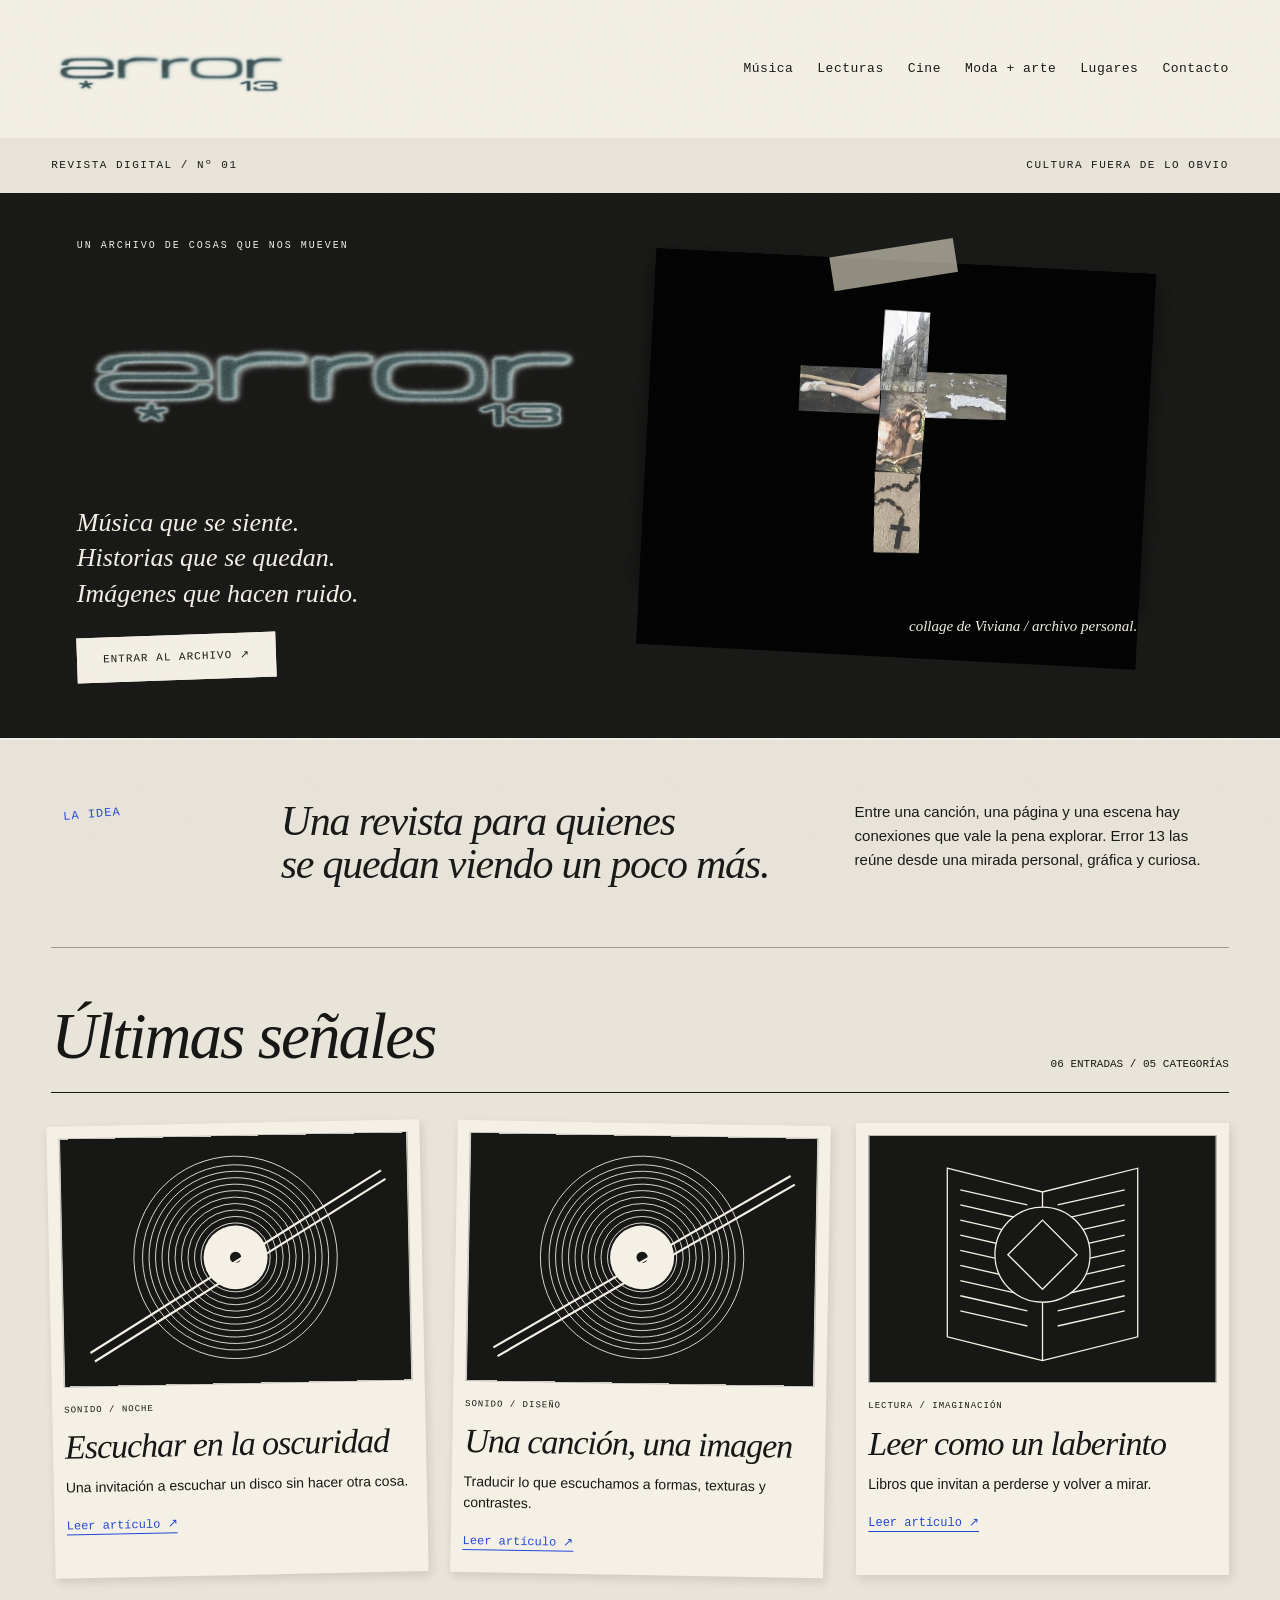
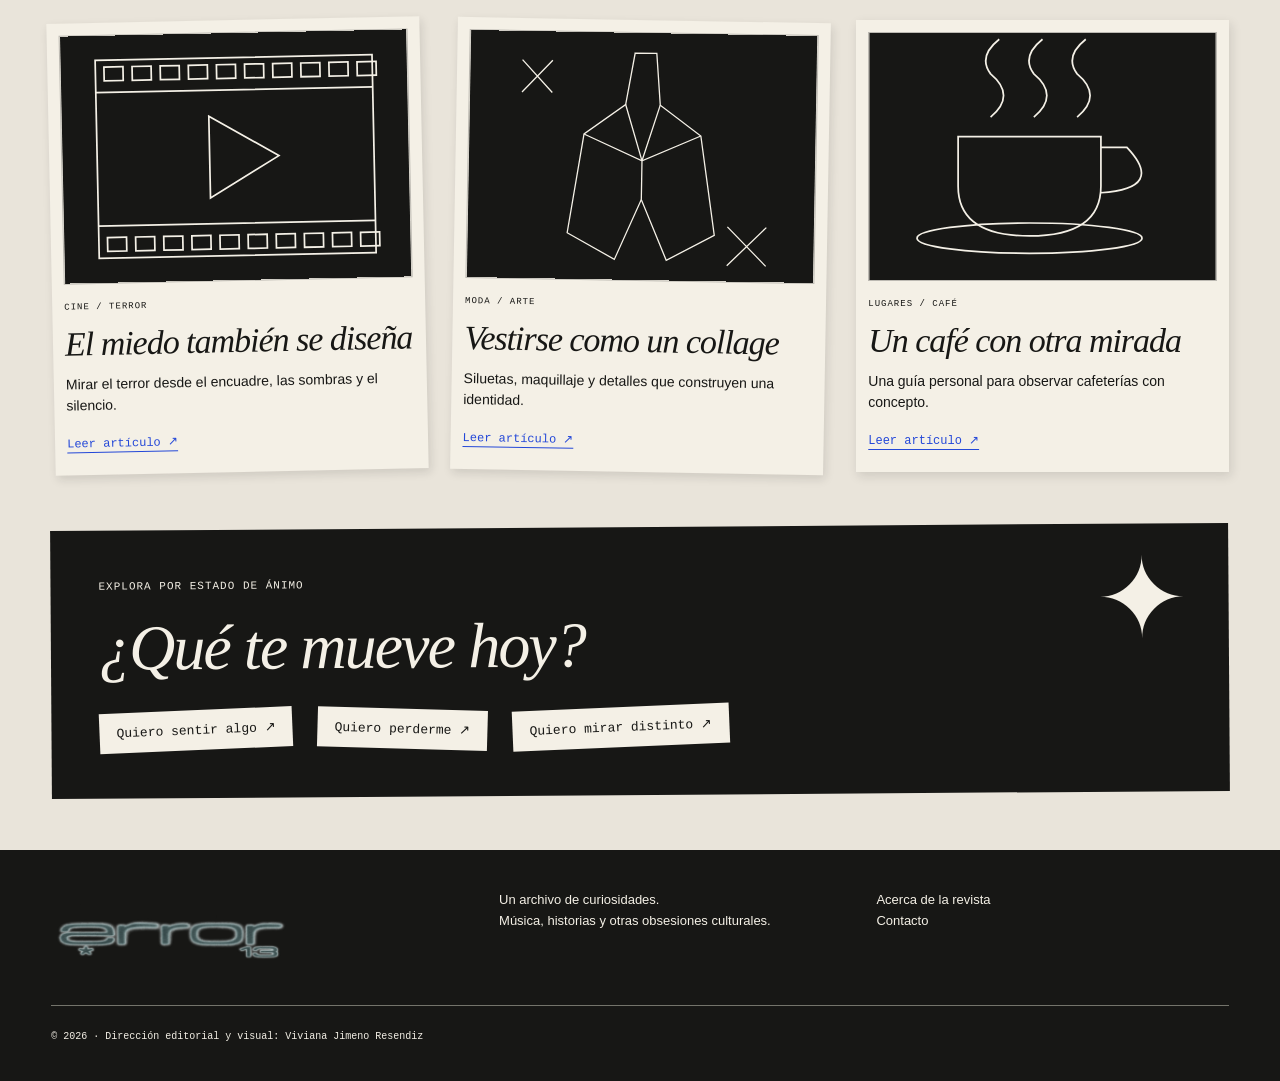
<file: index.html>
<!doctype html><html lang="es"><head><meta charset="utf-8"><meta name="viewport" content="width=device-width,initial-scale=1"><title>Inicio | Error 13</title><meta name="description" content="Revista de música, lecturas, cine y cultura visual creada por Viviana Jimeno Resendiz."><link rel="icon" href="img/logo-error13.png" type="image/png"><link rel="stylesheet" href="css/style.css"></head><body><a class="skip" href="#main">Saltar al contenido</a><header><a class="brand" href="index.html" aria-label="Error 13, inicio"><img src="img/logo-error13.png" alt="Error 13" width="240" height="90"></a><button id="menu" aria-expanded="false" aria-controls="nav">Menú +</button><nav id="nav"><a href="musica.html">Música</a><a href="lecturas.html">Lecturas</a><a href="cine.html">Cine</a><a href="moda-arte.html">Moda + arte</a><a href="lugares.html">Lugares</a><a href="contacto.html">Contacto</a></nav></header><main id="main"><div class="edition"><span>REVISTA DIGITAL / Nº 01</span><span>CULTURA FUERA DE LO OBVIO</span></div><section class="hero"><div><p class="label">UN ARCHIVO DE COSAS QUE NOS MUEVEN</p><h1><img class="hero-logo" src="img/logo-error13.png" alt="Error 13" width="650" height="244"></h1><p class="intro">Música que se siente.<br>Historias que se quedan.<br>Imágenes que hacen ruido.</p><a class="button" href="musica.html">Entrar al archivo ↗</a></div><figure><img src="img/collage-viviana.png" alt="Collage de Viviana en forma de cruz sobre fondo negro"><figcaption>collage de Viviana / archivo personal.</figcaption></figure></section><section class="manifest"><span class="label">LA IDEA</span><h2>Una revista para quienes<br>se quedan viendo un poco más.</h2><p>Entre una canción, una página y una escena hay conexiones que vale la pena explorar. Error 13 las reúne desde una mirada personal, gráfica y curiosa.</p></section><section class="archive"><div class="section-title"><h2>Últimas señales</h2><span>06 ENTRADAS / 05 CATEGORÍAS</span></div><div class="cards"><a class="card" href="articulo/escuchar-en-la-oscuridad.html"><img src="img/musica.svg" alt="Ilustración editorial de música" loading="lazy"><span class="label">SONIDO / NOCHE</span><h2>Escuchar en la oscuridad</h2><p>Una invitación a escuchar un disco sin hacer otra cosa.</p><span class="read">Leer artículo ↗</span></a><a class="card" href="articulo/una-cancion-una-imagen.html"><img src="img/musica.svg" alt="Ilustración editorial de música" loading="lazy"><span class="label">SONIDO / DISEÑO</span><h2>Una canción, una imagen</h2><p>Traducir lo que escuchamos a formas, texturas y contrastes.</p><span class="read">Leer artículo ↗</span></a><a class="card" href="articulo/leer-como-un-laberinto.html"><img src="img/lecturas.svg" alt="Ilustración editorial de lecturas" loading="lazy"><span class="label">LECTURA / IMAGINACIÓN</span><h2>Leer como un laberinto</h2><p>Libros que invitan a perderse y volver a mirar.</p><span class="read">Leer artículo ↗</span></a><a class="card" href="articulo/el-miedo-tambien-se-disena.html"><img src="img/cine.svg" alt="Ilustración editorial de cine" loading="lazy"><span class="label">CINE / TERROR</span><h2>El miedo también se diseña</h2><p>Mirar el terror desde el encuadre, las sombras y el silencio.</p><span class="read">Leer artículo ↗</span></a><a class="card" href="articulo/vestirse-como-un-collage.html"><img src="img/moda.svg" alt="Ilustración editorial de moda + arte" loading="lazy"><span class="label">MODA / ARTE</span><h2>Vestirse como un collage</h2><p>Siluetas, maquillaje y detalles que construyen una identidad.</p><span class="read">Leer artículo ↗</span></a><a class="card" href="articulo/un-cafe-con-otra-mirada.html"><img src="img/lugares.svg" alt="Ilustración editorial de lugares" loading="lazy"><span class="label">LUGARES / CAFÉ</span><h2>Un café con otra mirada</h2><p>Una guía personal para observar cafeterías con concepto.</p><span class="read">Leer artículo ↗</span></a></div></section><section class="moods"><p class="label">EXPLORA POR ESTADO DE ÁNIMO</p><h2>¿Qué te mueve hoy?</h2><div><a href="musica.html">Quiero sentir algo ↗</a><a href="lecturas.html">Quiero perderme ↗</a><a href="cine.html">Quiero mirar distinto ↗</a></div></section></main><footer><div class="foot-brand"><img src="img/logo-error13.png" alt="Error 13" width="240" height="90"></div><p>Un archivo de curiosidades.<br>Música, historias y otras obsesiones culturales.</p><div><a href="acerca.html">Acerca de la revista</a><br><a href="contacto.html">Contacto</a></div><small>© 2026 · Dirección editorial y visual: Viviana Jimeno Resendiz</small></footer><script src="js/script.js" defer></script></body></html>
</file>
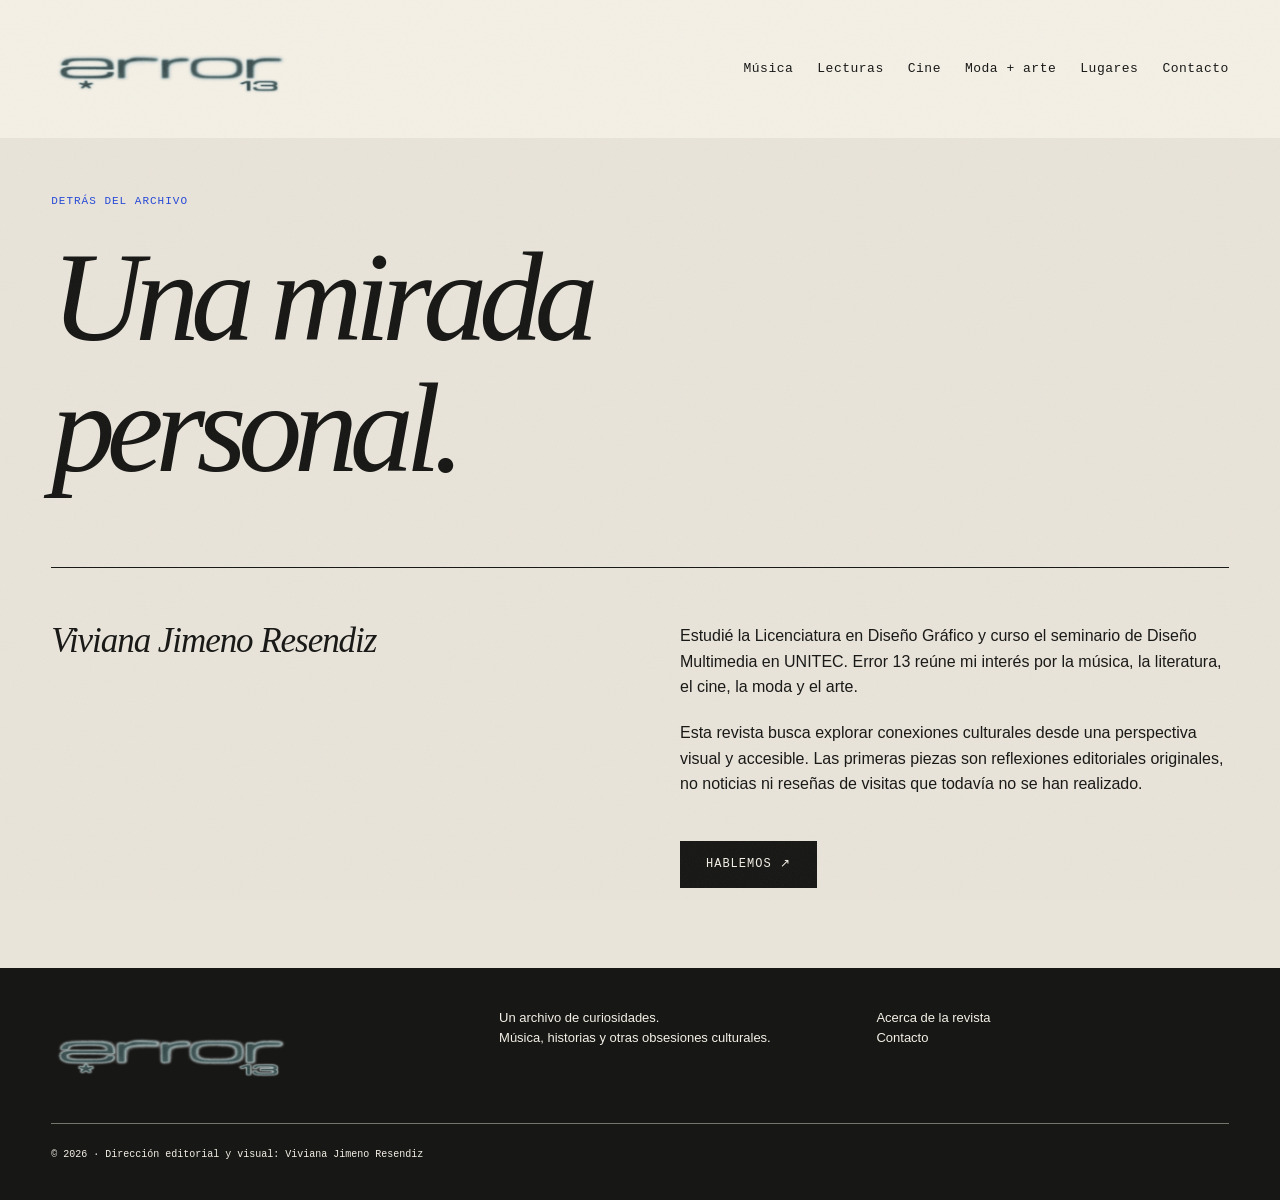
<file: acerca.html>
<!doctype html><html lang="es"><head><meta charset="utf-8"><meta name="viewport" content="width=device-width,initial-scale=1"><title>Acerca | Error 13</title><meta name="description" content="Revista de música, lecturas, cine y cultura visual creada por Viviana Jimeno Resendiz."><link rel="icon" href="img/logo-error13.png" type="image/png"><link rel="stylesheet" href="css/style.css"></head><body><a class="skip" href="#main">Saltar al contenido</a><header><a class="brand" href="index.html" aria-label="Error 13, inicio"><img src="img/logo-error13.png" alt="Error 13" width="240" height="90"></a><button id="menu" aria-expanded="false" aria-controls="nav">Menú +</button><nav id="nav"><a href="musica.html">Música</a><a href="lecturas.html">Lecturas</a><a href="cine.html">Cine</a><a href="moda-arte.html">Moda + arte</a><a href="lugares.html">Lugares</a><a href="contacto.html">Contacto</a></nav></header><main id="main"><section class="page-head"><p class="label">DETRÁS DEL ARCHIVO</p><h1>Una mirada<br>personal.</h1></section><section class="two-col"><h2>Viviana Jimeno Resendiz</h2><div><p>Estudié la Licenciatura en Diseño Gráfico y curso el seminario de Diseño Multimedia en UNITEC. Error 13 reúne mi interés por la música, la literatura, el cine, la moda y el arte.</p><p>Esta revista busca explorar conexiones culturales desde una perspectiva visual y accesible. Las primeras piezas son reflexiones editoriales originales, no noticias ni reseñas de visitas que todavía no se han realizado.</p><a class="button" href="contacto.html">Hablemos ↗</a></div></section></main><footer><div class="foot-brand"><img src="img/logo-error13.png" alt="Error 13" width="240" height="90"></div><p>Un archivo de curiosidades.<br>Música, historias y otras obsesiones culturales.</p><div><a href="acerca.html">Acerca de la revista</a><br><a href="contacto.html">Contacto</a></div><small>© 2026 · Dirección editorial y visual: Viviana Jimeno Resendiz</small></footer><script src="js/script.js" defer></script></body></html>
</file>
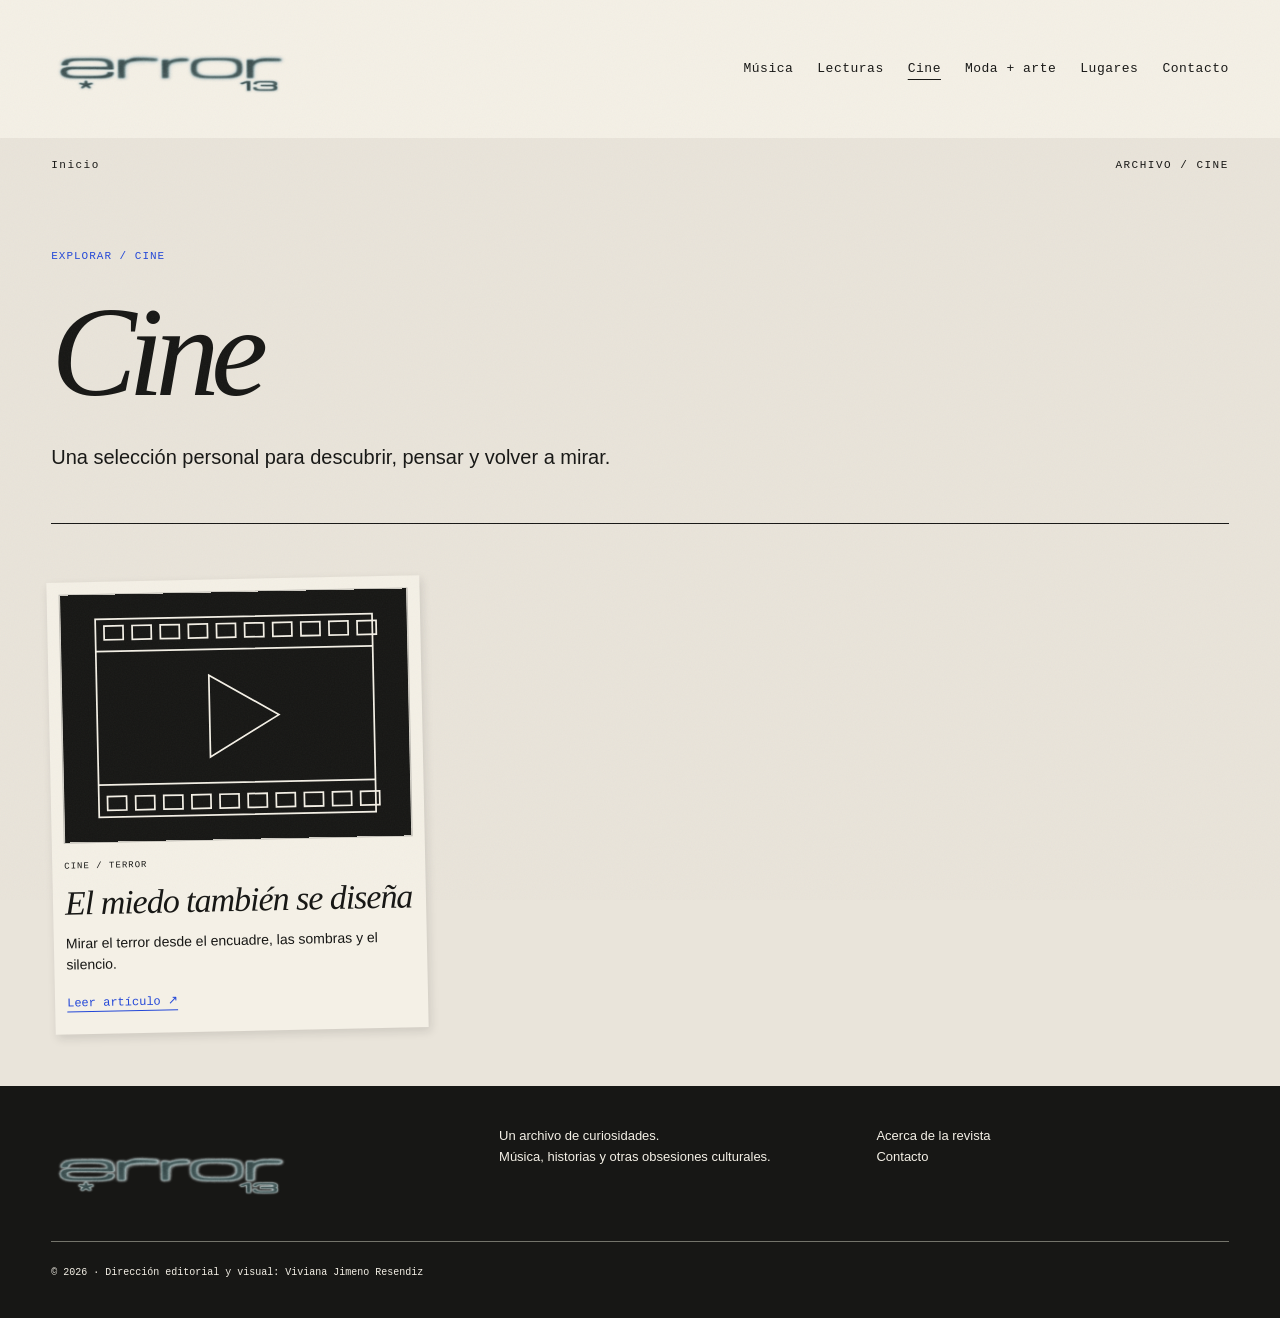
<file: cine.html>
<!doctype html><html lang="es"><head><meta charset="utf-8"><meta name="viewport" content="width=device-width,initial-scale=1"><title>Cine | Error 13</title><meta name="description" content="Revista de música, lecturas, cine y cultura visual creada por Viviana Jimeno Resendiz."><link rel="icon" href="img/logo-error13.png" type="image/png"><link rel="stylesheet" href="css/style.css"></head><body><a class="skip" href="#main">Saltar al contenido</a><header><a class="brand" href="index.html" aria-label="Error 13, inicio"><img src="img/logo-error13.png" alt="Error 13" width="240" height="90"></a><button id="menu" aria-expanded="false" aria-controls="nav">Menú +</button><nav id="nav"><a href="musica.html">Música</a><a href="lecturas.html">Lecturas</a><a href="cine.html" aria-current="page">Cine</a><a href="moda-arte.html">Moda + arte</a><a href="lugares.html">Lugares</a><a href="contacto.html">Contacto</a></nav></header><main id="main"><div class="edition"><a href="index.html">Inicio</a><span>ARCHIVO / CINE</span></div><section class="page-head"><p class="label">EXPLORAR / CINE</p><h1>Cine</h1><p>Una selección personal para descubrir, pensar y volver a mirar.</p></section><section class="archive"><div class="cards"><a class="card" href="articulo/el-miedo-tambien-se-disena.html"><img src="img/cine.svg" alt="Ilustración editorial de cine" loading="lazy"><span class="label">CINE / TERROR</span><h2>El miedo también se diseña</h2><p>Mirar el terror desde el encuadre, las sombras y el silencio.</p><span class="read">Leer artículo ↗</span></a></div></section></main><footer><div class="foot-brand"><img src="img/logo-error13.png" alt="Error 13" width="240" height="90"></div><p>Un archivo de curiosidades.<br>Música, historias y otras obsesiones culturales.</p><div><a href="acerca.html">Acerca de la revista</a><br><a href="contacto.html">Contacto</a></div><small>© 2026 · Dirección editorial y visual: Viviana Jimeno Resendiz</small></footer><script src="js/script.js" defer></script></body></html>
</file>
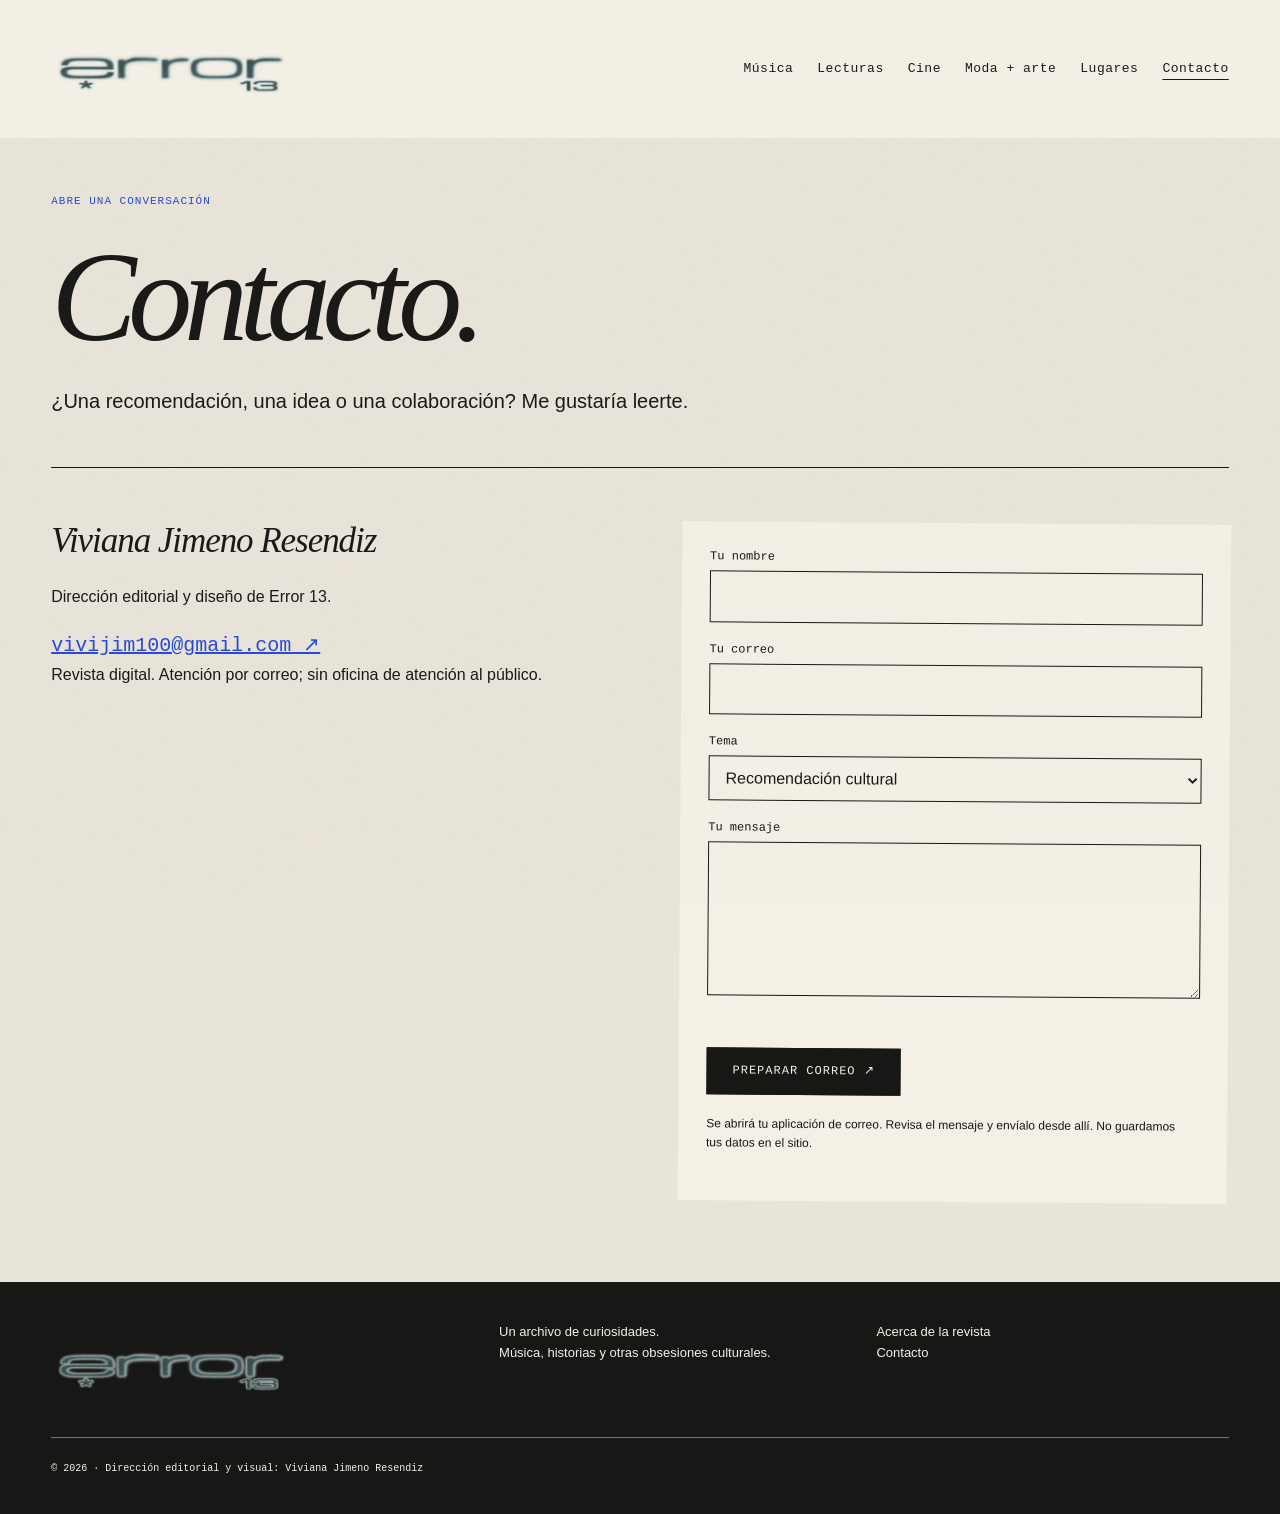
<file: contacto.html>
<!doctype html><html lang="es"><head><meta charset="utf-8"><meta name="viewport" content="width=device-width,initial-scale=1"><title>Contacto | Error 13</title><meta name="description" content="Revista de música, lecturas, cine y cultura visual creada por Viviana Jimeno Resendiz."><link rel="icon" href="img/logo-error13.png" type="image/png"><link rel="stylesheet" href="css/style.css"></head><body><a class="skip" href="#main">Saltar al contenido</a><header><a class="brand" href="index.html" aria-label="Error 13, inicio"><img src="img/logo-error13.png" alt="Error 13" width="240" height="90"></a><button id="menu" aria-expanded="false" aria-controls="nav">Menú +</button><nav id="nav"><a href="musica.html">Música</a><a href="lecturas.html">Lecturas</a><a href="cine.html">Cine</a><a href="moda-arte.html">Moda + arte</a><a href="lugares.html">Lugares</a><a href="contacto.html" aria-current="page">Contacto</a></nav></header><main id="main"><section class="page-head"><p class="label">ABRE UNA CONVERSACIÓN</p><h1>Contacto.</h1><p>¿Una recomendación, una idea o una colaboración? Me gustaría leerte.</p></section><section class="contact two-col"><div><h2>Viviana Jimeno Resendiz</h2><p>Dirección editorial y diseño de Error 13.</p><a class="email" href="mailto:vivijim100@gmail.com">vivijim100@gmail.com ↗</a><p>Revista digital. Atención por correo; sin oficina de atención al público.</p></div><form id="contact-form"><label for="nombre">Tu nombre</label><input id="nombre" name="nombre" autocomplete="name" required maxlength="100"><label for="correo">Tu correo</label><input id="correo" name="correo" type="email" autocomplete="email" required><label for="tema">Tema</label><select id="tema"><option>Recomendación cultural</option><option>Colaboración</option><option>Comentario sobre la revista</option></select><label for="mensaje">Tu mensaje</label><textarea id="mensaje" required maxlength="4000" rows="5"></textarea><button class="button" type="submit">Preparar correo ↗</button><p class="small">Se abrirá tu aplicación de correo. Revisa el mensaje y envíalo desde allí. No guardamos tus datos en el sitio.</p><p id="form-status" role="status"></p></form></section></main><footer><div class="foot-brand"><img src="img/logo-error13.png" alt="Error 13" width="240" height="90"></div><p>Un archivo de curiosidades.<br>Música, historias y otras obsesiones culturales.</p><div><a href="acerca.html">Acerca de la revista</a><br><a href="contacto.html">Contacto</a></div><small>© 2026 · Dirección editorial y visual: Viviana Jimeno Resendiz</small></footer><script src="js/script.js" defer></script></body></html>
</file>
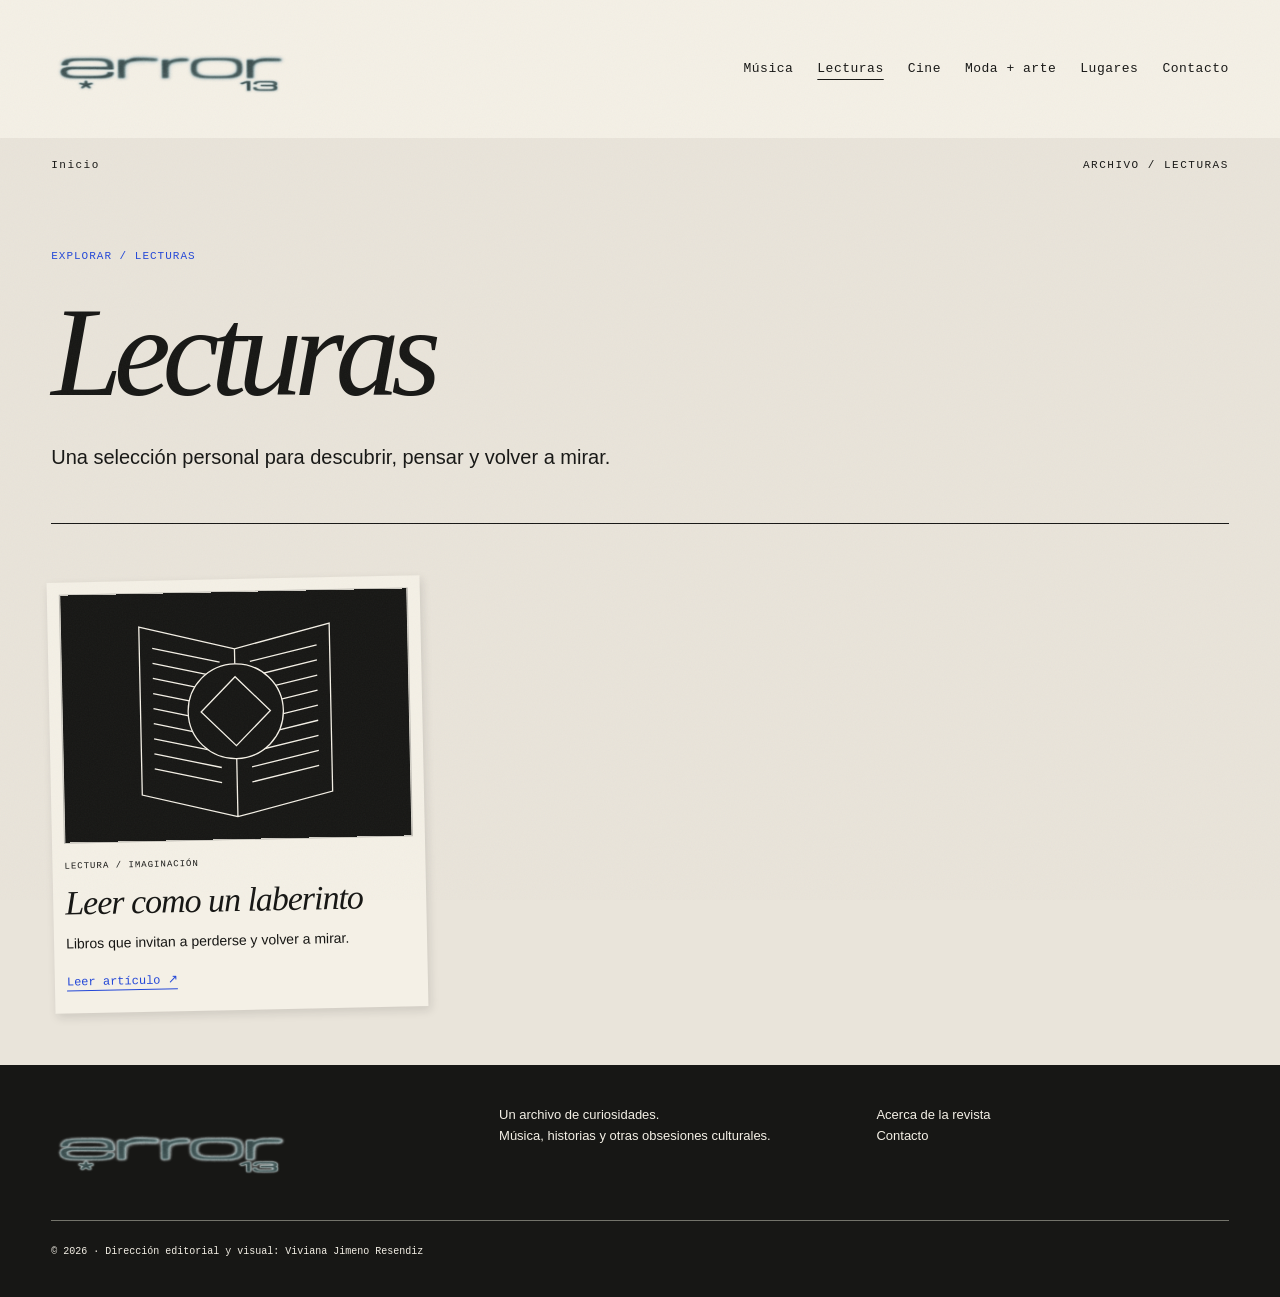
<file: lecturas.html>
<!doctype html><html lang="es"><head><meta charset="utf-8"><meta name="viewport" content="width=device-width,initial-scale=1"><title>Lecturas | Error 13</title><meta name="description" content="Revista de música, lecturas, cine y cultura visual creada por Viviana Jimeno Resendiz."><link rel="icon" href="img/logo-error13.png" type="image/png"><link rel="stylesheet" href="css/style.css"></head><body><a class="skip" href="#main">Saltar al contenido</a><header><a class="brand" href="index.html" aria-label="Error 13, inicio"><img src="img/logo-error13.png" alt="Error 13" width="240" height="90"></a><button id="menu" aria-expanded="false" aria-controls="nav">Menú +</button><nav id="nav"><a href="musica.html">Música</a><a href="lecturas.html" aria-current="page">Lecturas</a><a href="cine.html">Cine</a><a href="moda-arte.html">Moda + arte</a><a href="lugares.html">Lugares</a><a href="contacto.html">Contacto</a></nav></header><main id="main"><div class="edition"><a href="index.html">Inicio</a><span>ARCHIVO / LECTURAS</span></div><section class="page-head"><p class="label">EXPLORAR / LECTURAS</p><h1>Lecturas</h1><p>Una selección personal para descubrir, pensar y volver a mirar.</p></section><section class="archive"><div class="cards"><a class="card" href="articulo/leer-como-un-laberinto.html"><img src="img/lecturas.svg" alt="Ilustración editorial de lecturas" loading="lazy"><span class="label">LECTURA / IMAGINACIÓN</span><h2>Leer como un laberinto</h2><p>Libros que invitan a perderse y volver a mirar.</p><span class="read">Leer artículo ↗</span></a></div></section></main><footer><div class="foot-brand"><img src="img/logo-error13.png" alt="Error 13" width="240" height="90"></div><p>Un archivo de curiosidades.<br>Música, historias y otras obsesiones culturales.</p><div><a href="acerca.html">Acerca de la revista</a><br><a href="contacto.html">Contacto</a></div><small>© 2026 · Dirección editorial y visual: Viviana Jimeno Resendiz</small></footer><script src="js/script.js" defer></script></body></html>
</file>
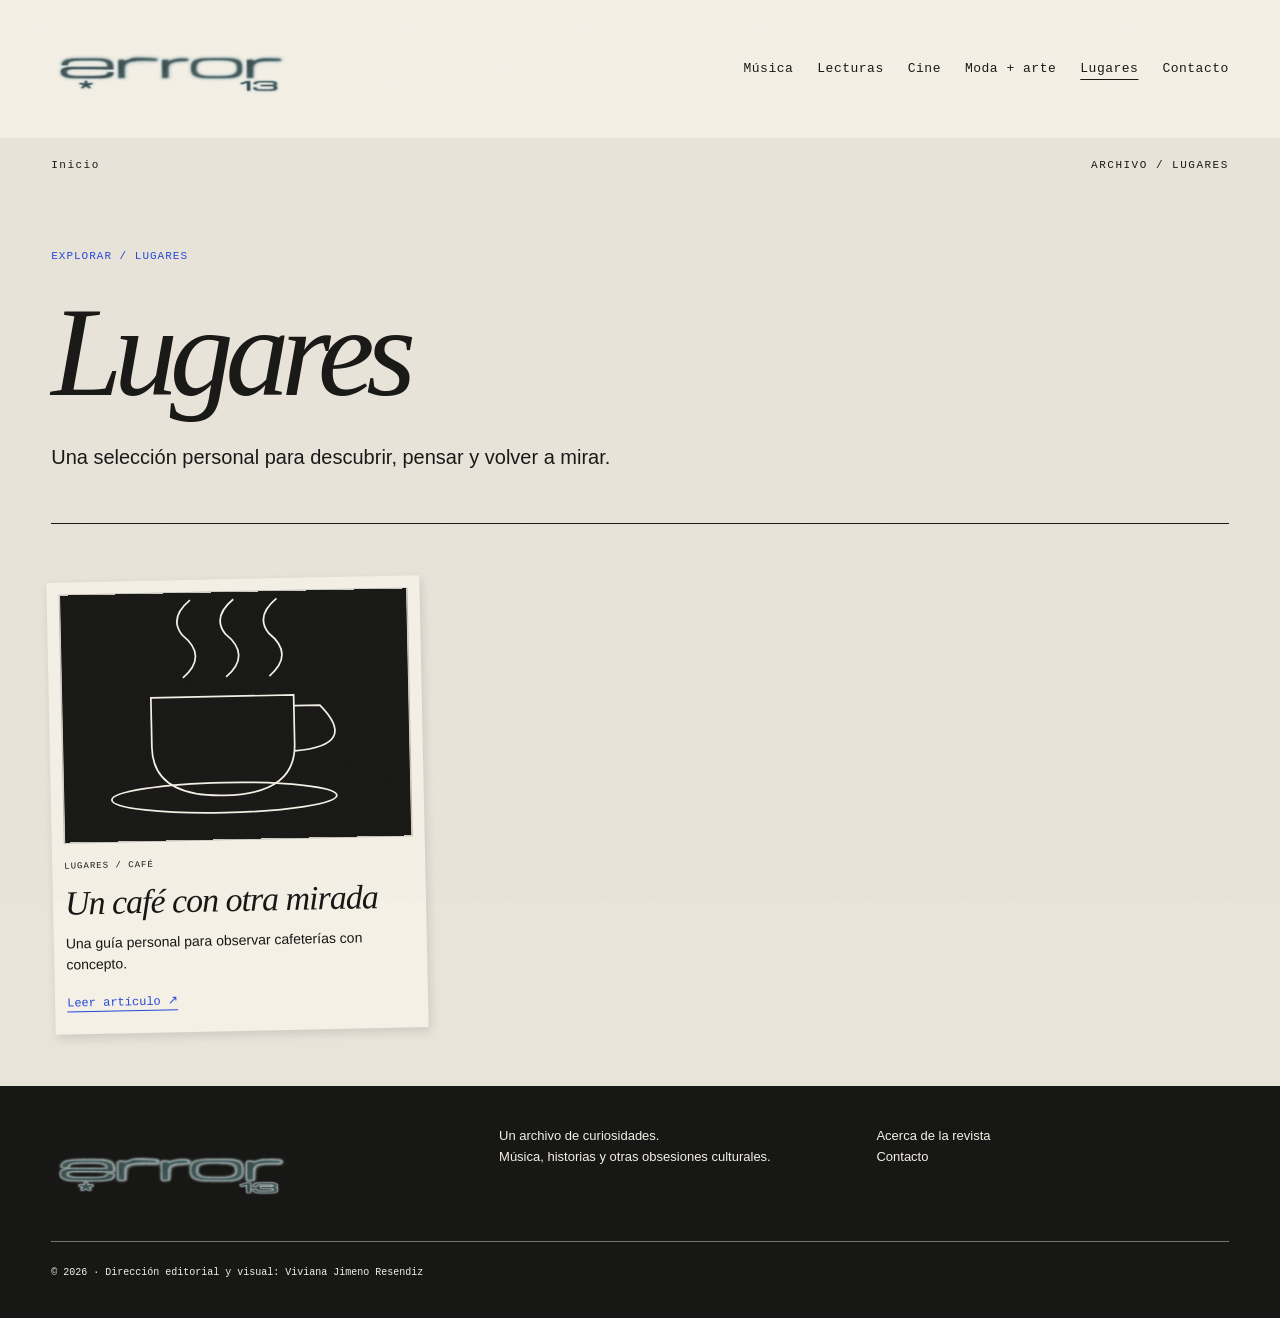
<file: lugares.html>
<!doctype html><html lang="es"><head><meta charset="utf-8"><meta name="viewport" content="width=device-width,initial-scale=1"><title>Lugares | Error 13</title><meta name="description" content="Revista de música, lecturas, cine y cultura visual creada por Viviana Jimeno Resendiz."><link rel="icon" href="img/logo-error13.png" type="image/png"><link rel="stylesheet" href="css/style.css"></head><body><a class="skip" href="#main">Saltar al contenido</a><header><a class="brand" href="index.html" aria-label="Error 13, inicio"><img src="img/logo-error13.png" alt="Error 13" width="240" height="90"></a><button id="menu" aria-expanded="false" aria-controls="nav">Menú +</button><nav id="nav"><a href="musica.html">Música</a><a href="lecturas.html">Lecturas</a><a href="cine.html">Cine</a><a href="moda-arte.html">Moda + arte</a><a href="lugares.html" aria-current="page">Lugares</a><a href="contacto.html">Contacto</a></nav></header><main id="main"><div class="edition"><a href="index.html">Inicio</a><span>ARCHIVO / LUGARES</span></div><section class="page-head"><p class="label">EXPLORAR / LUGARES</p><h1>Lugares</h1><p>Una selección personal para descubrir, pensar y volver a mirar.</p></section><section class="archive"><div class="cards"><a class="card" href="articulo/un-cafe-con-otra-mirada.html"><img src="img/lugares.svg" alt="Ilustración editorial de lugares" loading="lazy"><span class="label">LUGARES / CAFÉ</span><h2>Un café con otra mirada</h2><p>Una guía personal para observar cafeterías con concepto.</p><span class="read">Leer artículo ↗</span></a></div></section></main><footer><div class="foot-brand"><img src="img/logo-error13.png" alt="Error 13" width="240" height="90"></div><p>Un archivo de curiosidades.<br>Música, historias y otras obsesiones culturales.</p><div><a href="acerca.html">Acerca de la revista</a><br><a href="contacto.html">Contacto</a></div><small>© 2026 · Dirección editorial y visual: Viviana Jimeno Resendiz</small></footer><script src="js/script.js" defer></script></body></html>
</file>
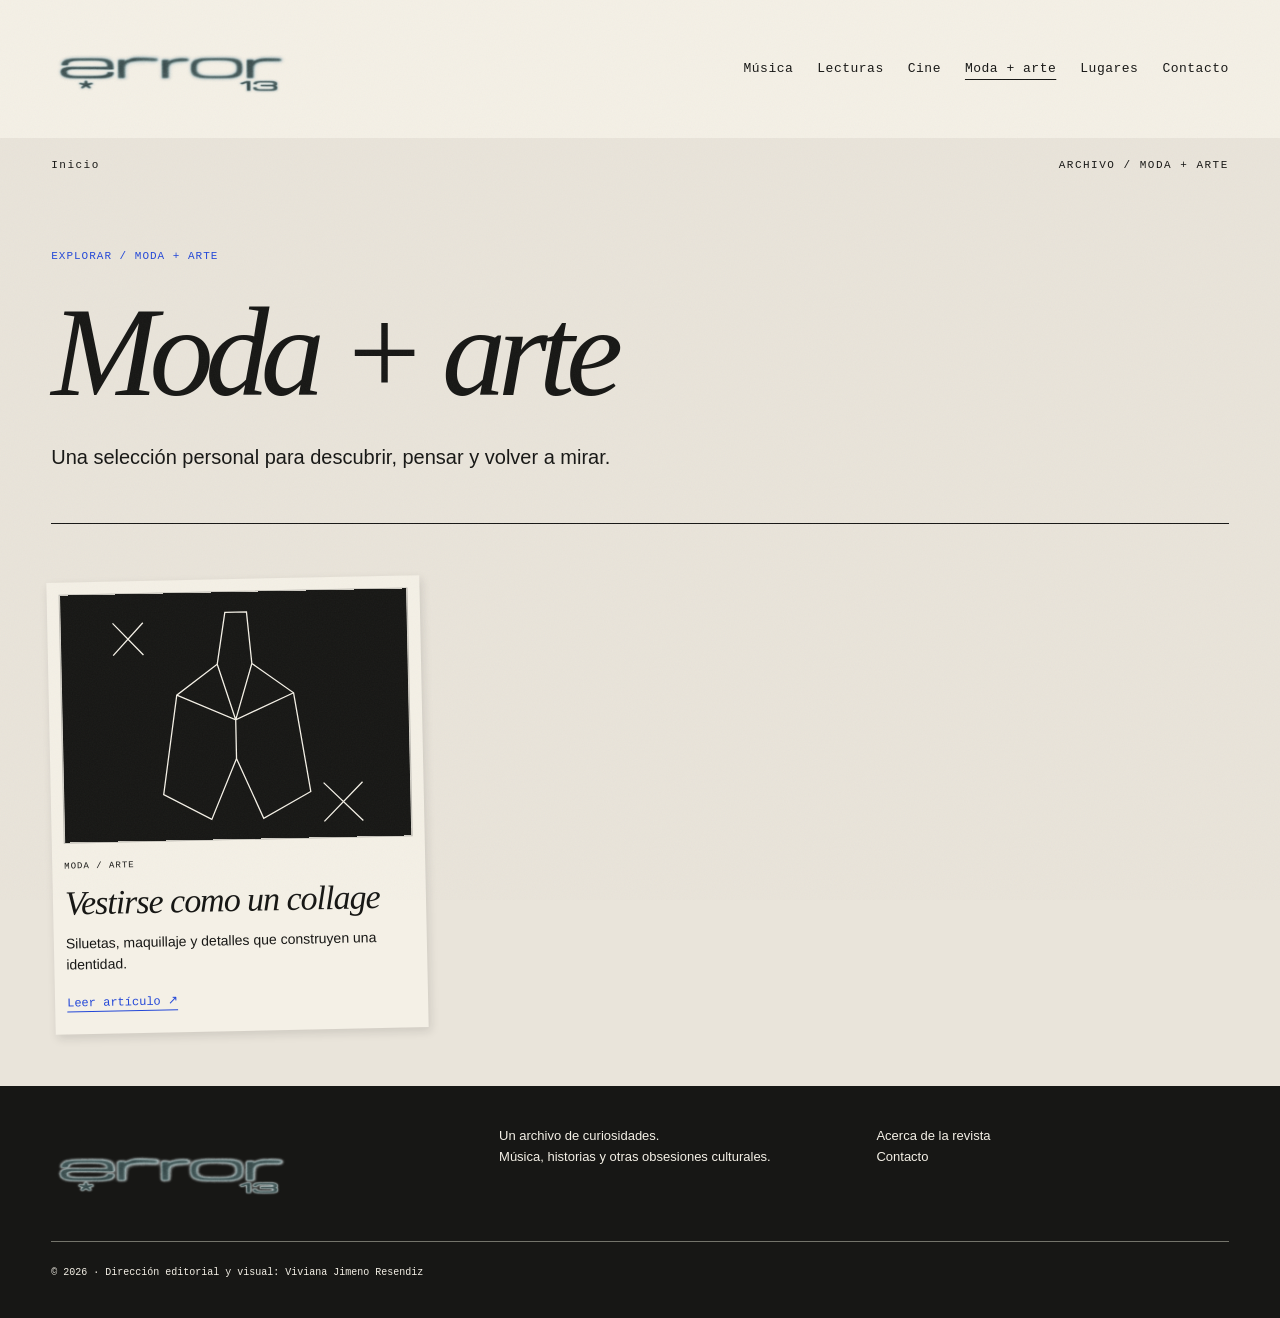
<file: moda-arte.html>
<!doctype html><html lang="es"><head><meta charset="utf-8"><meta name="viewport" content="width=device-width,initial-scale=1"><title>Moda + arte | Error 13</title><meta name="description" content="Revista de música, lecturas, cine y cultura visual creada por Viviana Jimeno Resendiz."><link rel="icon" href="img/logo-error13.png" type="image/png"><link rel="stylesheet" href="css/style.css"></head><body><a class="skip" href="#main">Saltar al contenido</a><header><a class="brand" href="index.html" aria-label="Error 13, inicio"><img src="img/logo-error13.png" alt="Error 13" width="240" height="90"></a><button id="menu" aria-expanded="false" aria-controls="nav">Menú +</button><nav id="nav"><a href="musica.html">Música</a><a href="lecturas.html">Lecturas</a><a href="cine.html">Cine</a><a href="moda-arte.html" aria-current="page">Moda + arte</a><a href="lugares.html">Lugares</a><a href="contacto.html">Contacto</a></nav></header><main id="main"><div class="edition"><a href="index.html">Inicio</a><span>ARCHIVO / MODA + ARTE</span></div><section class="page-head"><p class="label">EXPLORAR / MODA + ARTE</p><h1>Moda + arte</h1><p>Una selección personal para descubrir, pensar y volver a mirar.</p></section><section class="archive"><div class="cards"><a class="card" href="articulo/vestirse-como-un-collage.html"><img src="img/moda.svg" alt="Ilustración editorial de moda + arte" loading="lazy"><span class="label">MODA / ARTE</span><h2>Vestirse como un collage</h2><p>Siluetas, maquillaje y detalles que construyen una identidad.</p><span class="read">Leer artículo ↗</span></a></div></section></main><footer><div class="foot-brand"><img src="img/logo-error13.png" alt="Error 13" width="240" height="90"></div><p>Un archivo de curiosidades.<br>Música, historias y otras obsesiones culturales.</p><div><a href="acerca.html">Acerca de la revista</a><br><a href="contacto.html">Contacto</a></div><small>© 2026 · Dirección editorial y visual: Viviana Jimeno Resendiz</small></footer><script src="js/script.js" defer></script></body></html>
</file>
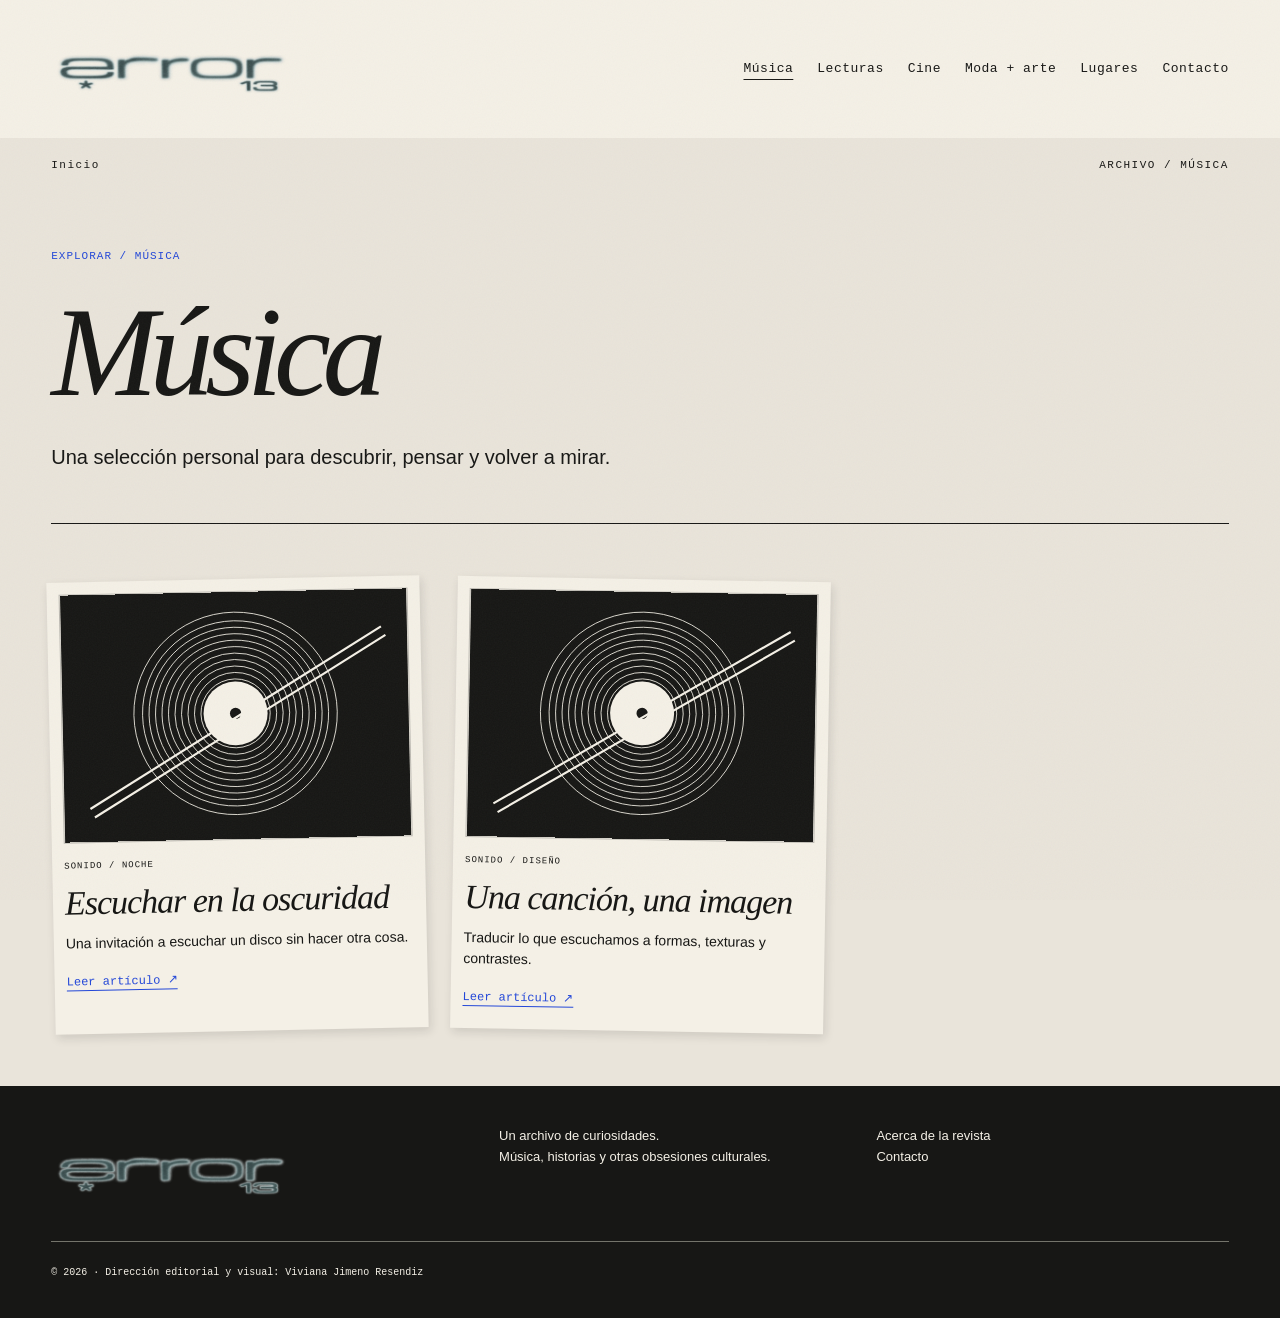
<file: musica.html>
<!doctype html><html lang="es"><head><meta charset="utf-8"><meta name="viewport" content="width=device-width,initial-scale=1"><title>Música | Error 13</title><meta name="description" content="Revista de música, lecturas, cine y cultura visual creada por Viviana Jimeno Resendiz."><link rel="icon" href="img/logo-error13.png" type="image/png"><link rel="stylesheet" href="css/style.css"></head><body><a class="skip" href="#main">Saltar al contenido</a><header><a class="brand" href="index.html" aria-label="Error 13, inicio"><img src="img/logo-error13.png" alt="Error 13" width="240" height="90"></a><button id="menu" aria-expanded="false" aria-controls="nav">Menú +</button><nav id="nav"><a href="musica.html" aria-current="page">Música</a><a href="lecturas.html">Lecturas</a><a href="cine.html">Cine</a><a href="moda-arte.html">Moda + arte</a><a href="lugares.html">Lugares</a><a href="contacto.html">Contacto</a></nav></header><main id="main"><div class="edition"><a href="index.html">Inicio</a><span>ARCHIVO / MÚSICA</span></div><section class="page-head"><p class="label">EXPLORAR / MÚSICA</p><h1>Música</h1><p>Una selección personal para descubrir, pensar y volver a mirar.</p></section><section class="archive"><div class="cards"><a class="card" href="articulo/escuchar-en-la-oscuridad.html"><img src="img/musica.svg" alt="Ilustración editorial de música" loading="lazy"><span class="label">SONIDO / NOCHE</span><h2>Escuchar en la oscuridad</h2><p>Una invitación a escuchar un disco sin hacer otra cosa.</p><span class="read">Leer artículo ↗</span></a><a class="card" href="articulo/una-cancion-una-imagen.html"><img src="img/musica.svg" alt="Ilustración editorial de música" loading="lazy"><span class="label">SONIDO / DISEÑO</span><h2>Una canción, una imagen</h2><p>Traducir lo que escuchamos a formas, texturas y contrastes.</p><span class="read">Leer artículo ↗</span></a></div></section></main><footer><div class="foot-brand"><img src="img/logo-error13.png" alt="Error 13" width="240" height="90"></div><p>Un archivo de curiosidades.<br>Música, historias y otras obsesiones culturales.</p><div><a href="acerca.html">Acerca de la revista</a><br><a href="contacto.html">Contacto</a></div><small>© 2026 · Dirección editorial y visual: Viviana Jimeno Resendiz</small></footer><script src="js/script.js" defer></script></body></html>
</file>
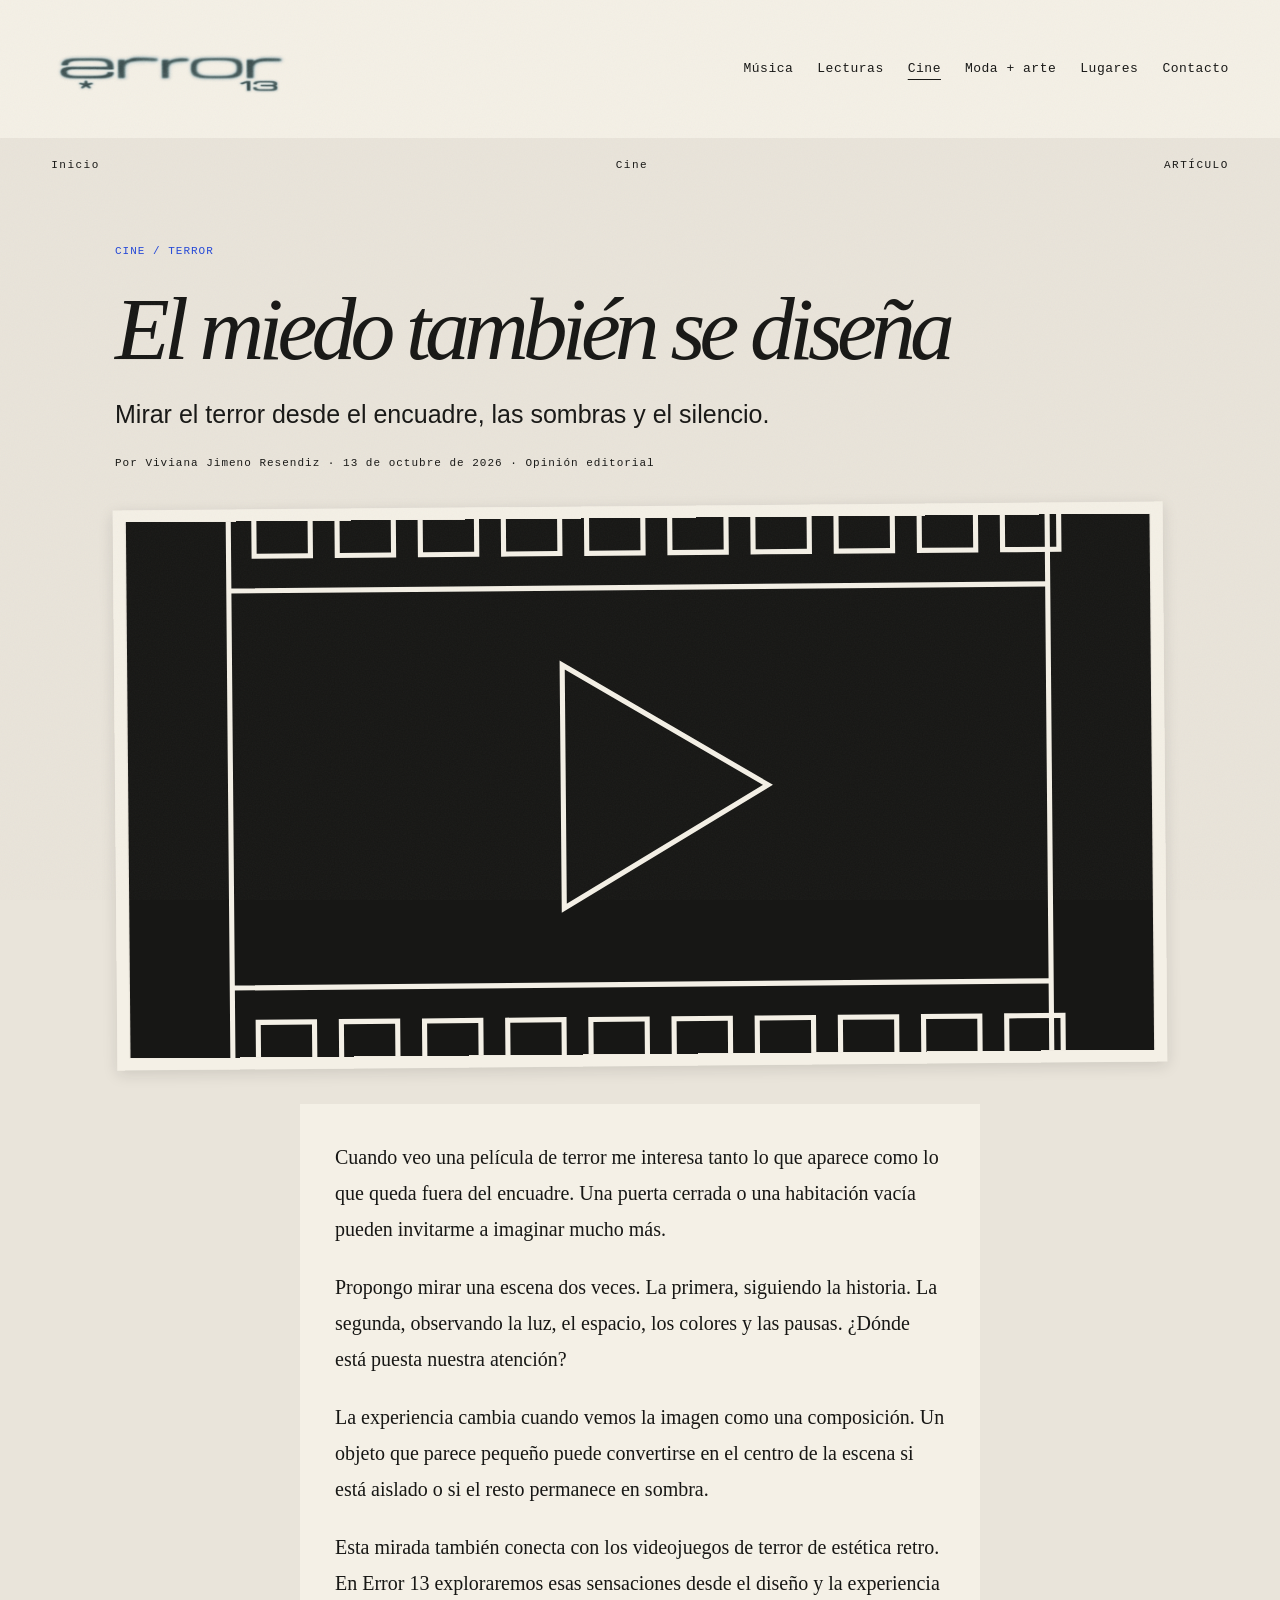
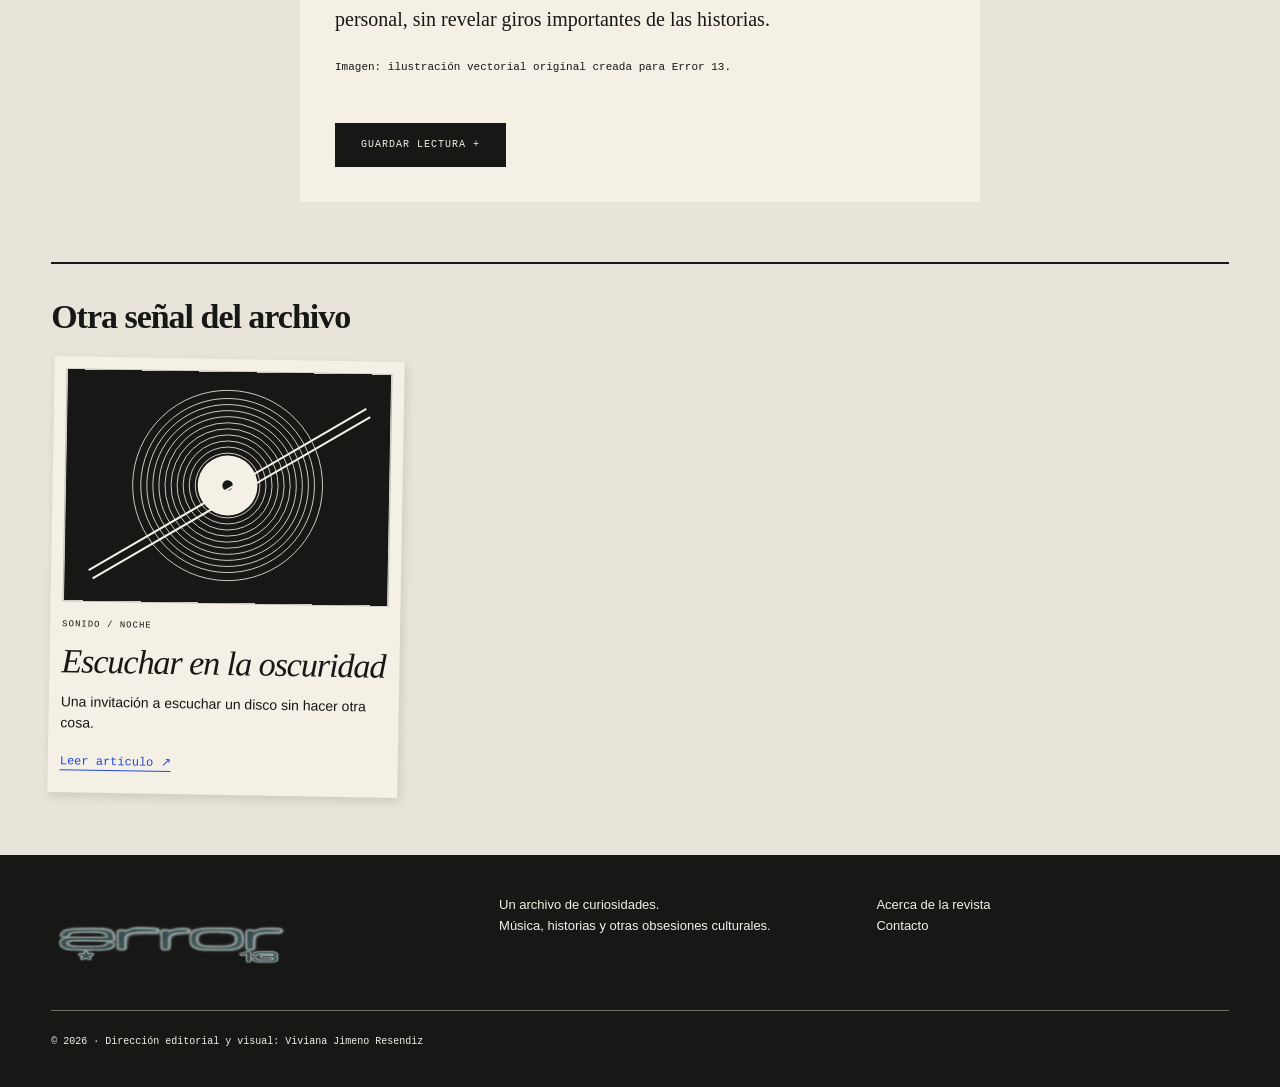
<file: articulo/el-miedo-tambien-se-disena.html>
<!doctype html><html lang="es"><head><meta charset="utf-8"><meta name="viewport" content="width=device-width,initial-scale=1"><title>El miedo también se diseña | Error 13</title><meta name="description" content="Revista de música, lecturas, cine y cultura visual creada por Viviana Jimeno Resendiz."><link rel="icon" href="../img/logo-error13.png" type="image/png"><link rel="stylesheet" href="../css/style.css"></head><body><a class="skip" href="#main">Saltar al contenido</a><header><a class="brand" href="../index.html" aria-label="Error 13, inicio"><img src="../img/logo-error13.png" alt="Error 13" width="240" height="90"></a><button id="menu" aria-expanded="false" aria-controls="nav">Menú +</button><nav id="nav"><a href="../musica.html">Música</a><a href="../lecturas.html">Lecturas</a><a href="../cine.html" aria-current="page">Cine</a><a href="../moda-arte.html">Moda + arte</a><a href="../lugares.html">Lugares</a><a href="../contacto.html">Contacto</a></nav></header><main id="main"><div class="edition"><a href="../index.html">Inicio</a><a href="../cine.html">Cine</a><span>ARTÍCULO</span></div><article><div class="article-head"><p class="label">CINE / TERROR</p><h1>El miedo también se diseña</h1><p class="intro">Mirar el terror desde el encuadre, las sombras y el silencio.</p><p class="byline">Por Viviana Jimeno Resendiz · 13 de octubre de 2026 · Opinión editorial</p></div><img class="article-image" src="../img/cine.svg" alt="Ilustración conceptual para El miedo también se diseña"><div class="article-copy"><p>Cuando veo una película de terror me interesa tanto lo que aparece como lo que queda fuera del encuadre. Una puerta cerrada o una habitación vacía pueden invitarme a imaginar mucho más.</p><p>Propongo mirar una escena dos veces. La primera, siguiendo la historia. La segunda, observando la luz, el espacio, los colores y las pausas. ¿Dónde está puesta nuestra atención?</p><p>La experiencia cambia cuando vemos la imagen como una composición. Un objeto que parece pequeño puede convertirse en el centro de la escena si está aislado o si el resto permanece en sombra.</p><p>Esta mirada también conecta con los videojuegos de terror de estética retro. En Error 13 exploraremos esas sensaciones desde el diseño y la experiencia personal, sin revelar giros importantes de las historias.</p><p class="credit">Imagen: ilustración vectorial original creada para Error 13.</p><button class="button save" data-id="el-miedo-tambien-se-disena" aria-pressed="false">Guardar lectura +</button><span class="save-status" aria-live="polite"></span></div></article><section class="related"><h2>Otra señal del archivo</h2><a class="card" href="escuchar-en-la-oscuridad.html"><img src="../img/musica.svg" alt="Ilustración editorial de música" loading="lazy"><span class="label">SONIDO / NOCHE</span><h2>Escuchar en la oscuridad</h2><p>Una invitación a escuchar un disco sin hacer otra cosa.</p><span class="read">Leer artículo ↗</span></a></section></main><footer><div class="foot-brand"><img src="../img/logo-error13.png" alt="Error 13" width="240" height="90"></div><p>Un archivo de curiosidades.<br>Música, historias y otras obsesiones culturales.</p><div><a href="../acerca.html">Acerca de la revista</a><br><a href="../contacto.html">Contacto</a></div><small>© 2026 · Dirección editorial y visual: Viviana Jimeno Resendiz</small></footer><script src="../js/script.js" defer></script></body></html>
</file>
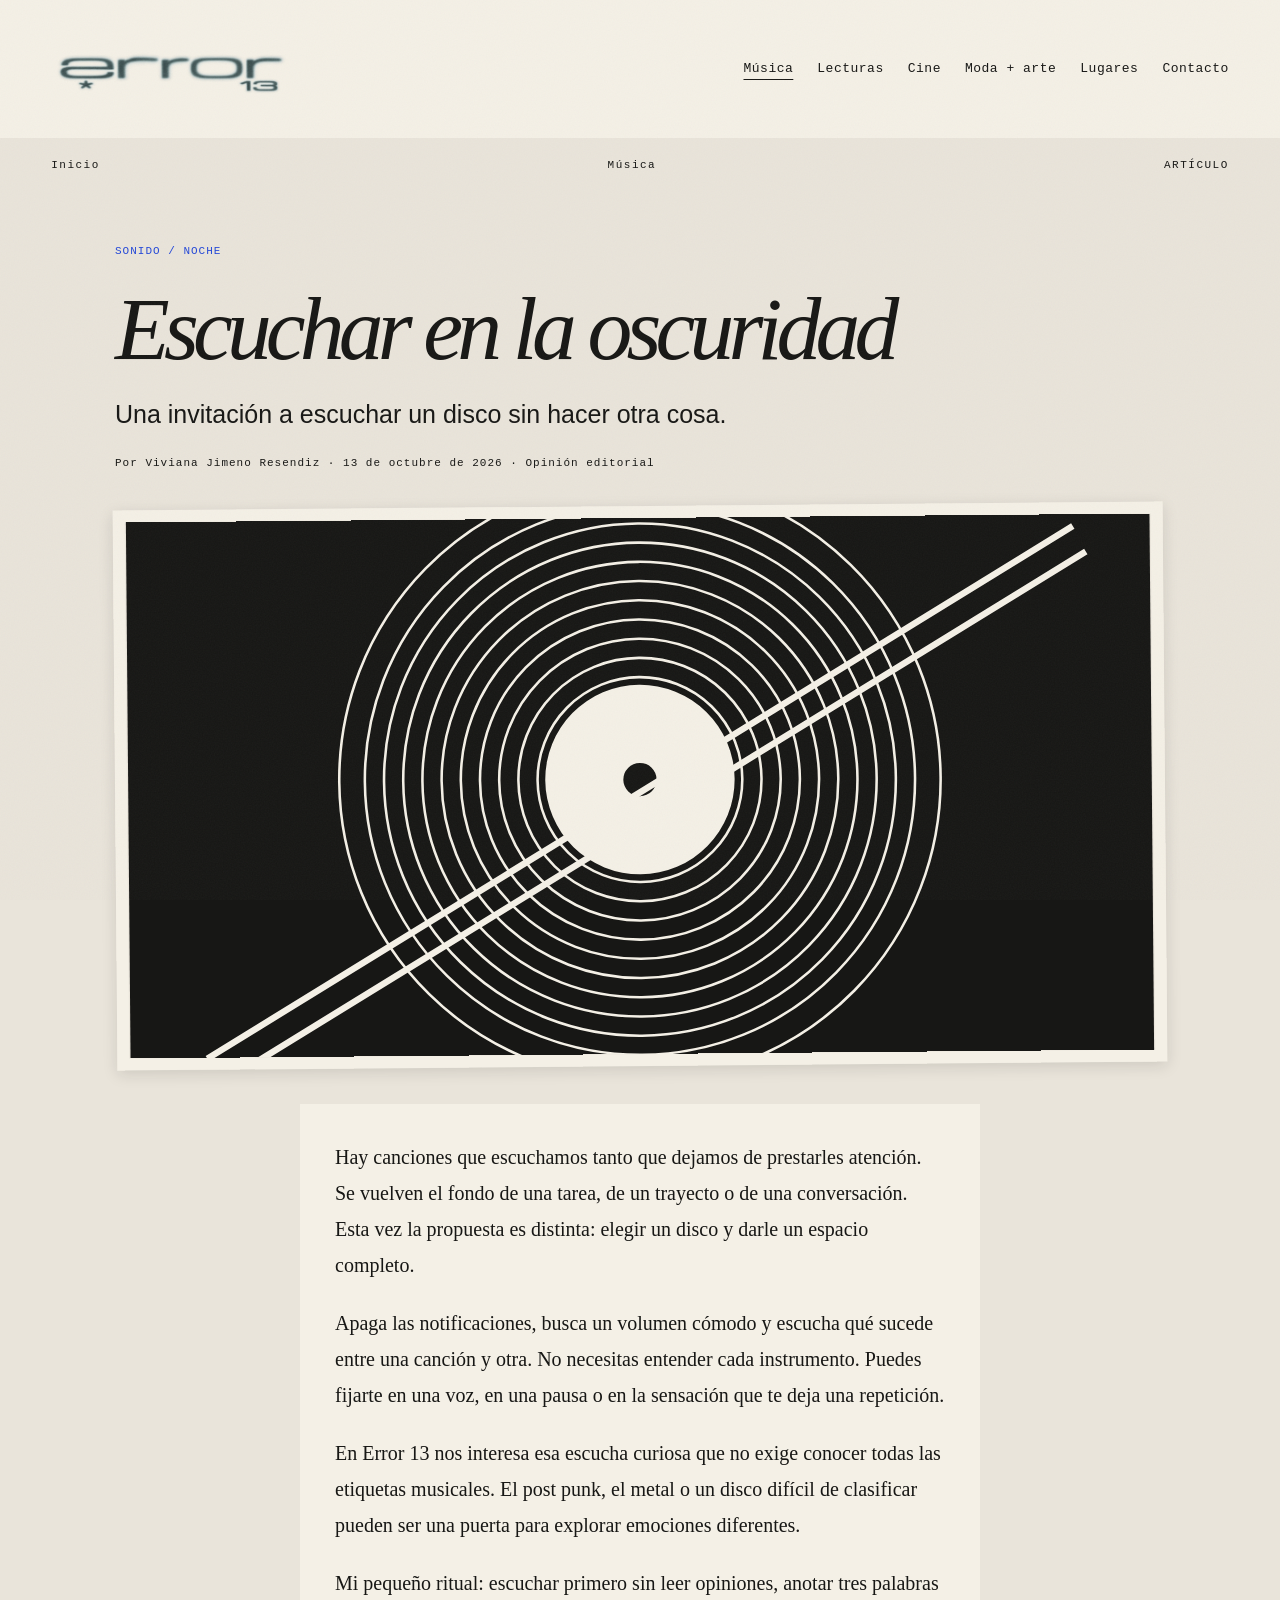
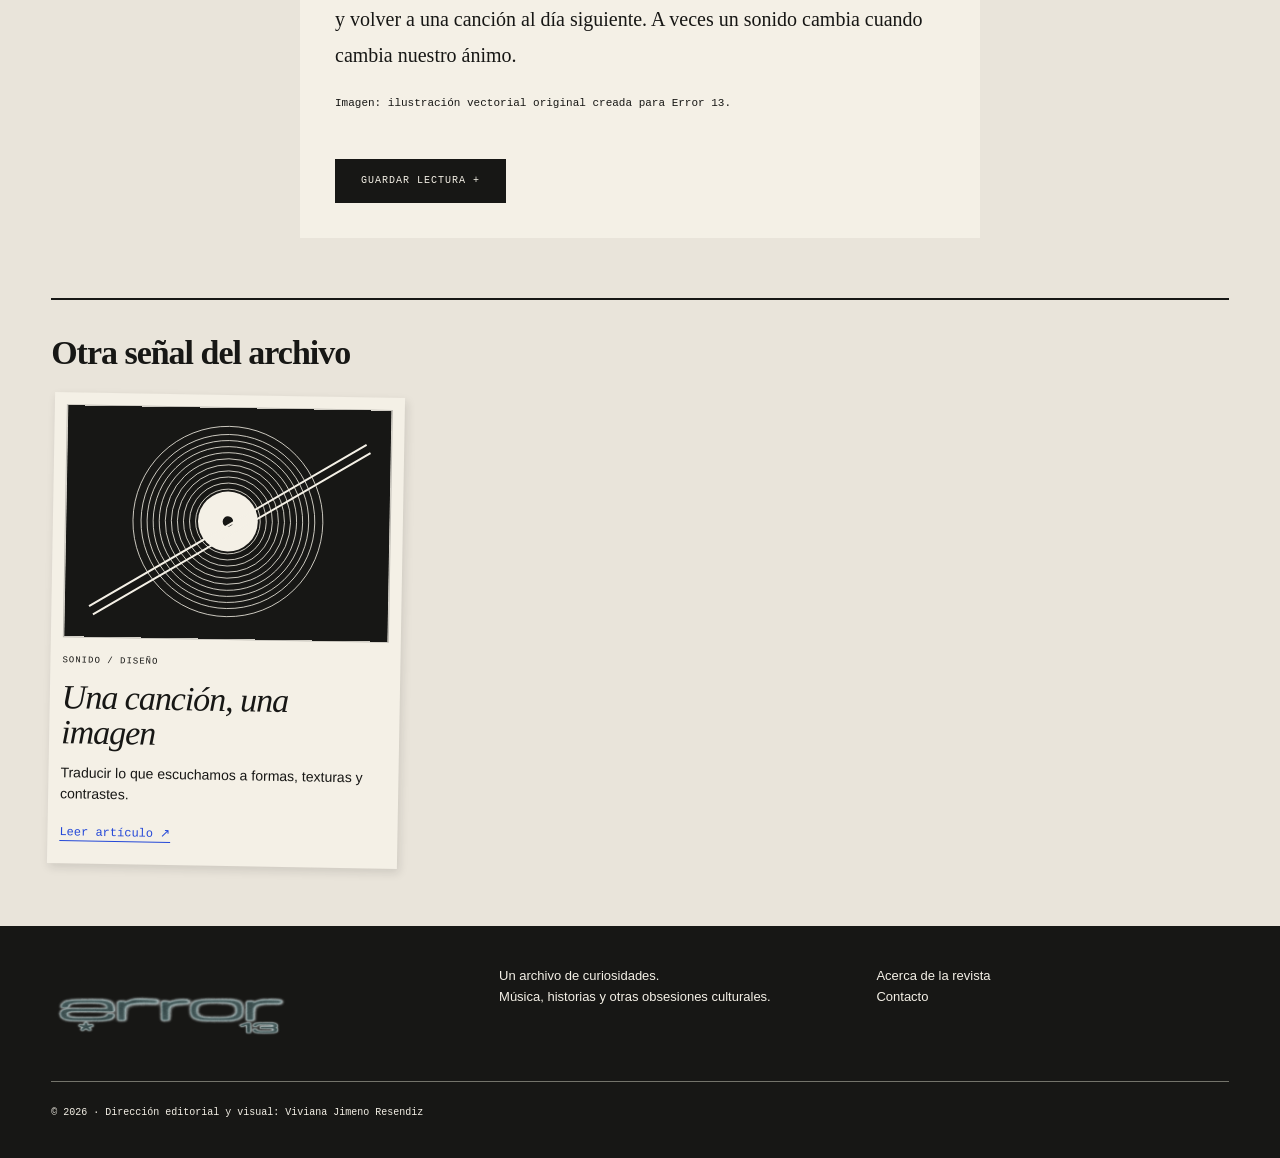
<file: articulo/escuchar-en-la-oscuridad.html>
<!doctype html><html lang="es"><head><meta charset="utf-8"><meta name="viewport" content="width=device-width,initial-scale=1"><title>Escuchar en la oscuridad | Error 13</title><meta name="description" content="Revista de música, lecturas, cine y cultura visual creada por Viviana Jimeno Resendiz."><link rel="icon" href="../img/logo-error13.png" type="image/png"><link rel="stylesheet" href="../css/style.css"></head><body><a class="skip" href="#main">Saltar al contenido</a><header><a class="brand" href="../index.html" aria-label="Error 13, inicio"><img src="../img/logo-error13.png" alt="Error 13" width="240" height="90"></a><button id="menu" aria-expanded="false" aria-controls="nav">Menú +</button><nav id="nav"><a href="../musica.html" aria-current="page">Música</a><a href="../lecturas.html">Lecturas</a><a href="../cine.html">Cine</a><a href="../moda-arte.html">Moda + arte</a><a href="../lugares.html">Lugares</a><a href="../contacto.html">Contacto</a></nav></header><main id="main"><div class="edition"><a href="../index.html">Inicio</a><a href="../musica.html">Música</a><span>ARTÍCULO</span></div><article><div class="article-head"><p class="label">SONIDO / NOCHE</p><h1>Escuchar en la oscuridad</h1><p class="intro">Una invitación a escuchar un disco sin hacer otra cosa.</p><p class="byline">Por Viviana Jimeno Resendiz · 13 de octubre de 2026 · Opinión editorial</p></div><img class="article-image" src="../img/musica.svg" alt="Ilustración conceptual para Escuchar en la oscuridad"><div class="article-copy"><p>Hay canciones que escuchamos tanto que dejamos de prestarles atención. Se vuelven el fondo de una tarea, de un trayecto o de una conversación. Esta vez la propuesta es distinta: elegir un disco y darle un espacio completo.</p><p>Apaga las notificaciones, busca un volumen cómodo y escucha qué sucede entre una canción y otra. No necesitas entender cada instrumento. Puedes fijarte en una voz, en una pausa o en la sensación que te deja una repetición.</p><p>En Error 13 nos interesa esa escucha curiosa que no exige conocer todas las etiquetas musicales. El post punk, el metal o un disco difícil de clasificar pueden ser una puerta para explorar emociones diferentes.</p><p>Mi pequeño ritual: escuchar primero sin leer opiniones, anotar tres palabras y volver a una canción al día siguiente. A veces un sonido cambia cuando cambia nuestro ánimo.</p><p class="credit">Imagen: ilustración vectorial original creada para Error 13.</p><button class="button save" data-id="escuchar-en-la-oscuridad" aria-pressed="false">Guardar lectura +</button><span class="save-status" aria-live="polite"></span></div></article><section class="related"><h2>Otra señal del archivo</h2><a class="card" href="una-cancion-una-imagen.html"><img src="../img/musica.svg" alt="Ilustración editorial de música" loading="lazy"><span class="label">SONIDO / DISEÑO</span><h2>Una canción, una imagen</h2><p>Traducir lo que escuchamos a formas, texturas y contrastes.</p><span class="read">Leer artículo ↗</span></a></section></main><footer><div class="foot-brand"><img src="../img/logo-error13.png" alt="Error 13" width="240" height="90"></div><p>Un archivo de curiosidades.<br>Música, historias y otras obsesiones culturales.</p><div><a href="../acerca.html">Acerca de la revista</a><br><a href="../contacto.html">Contacto</a></div><small>© 2026 · Dirección editorial y visual: Viviana Jimeno Resendiz</small></footer><script src="../js/script.js" defer></script></body></html>
</file>
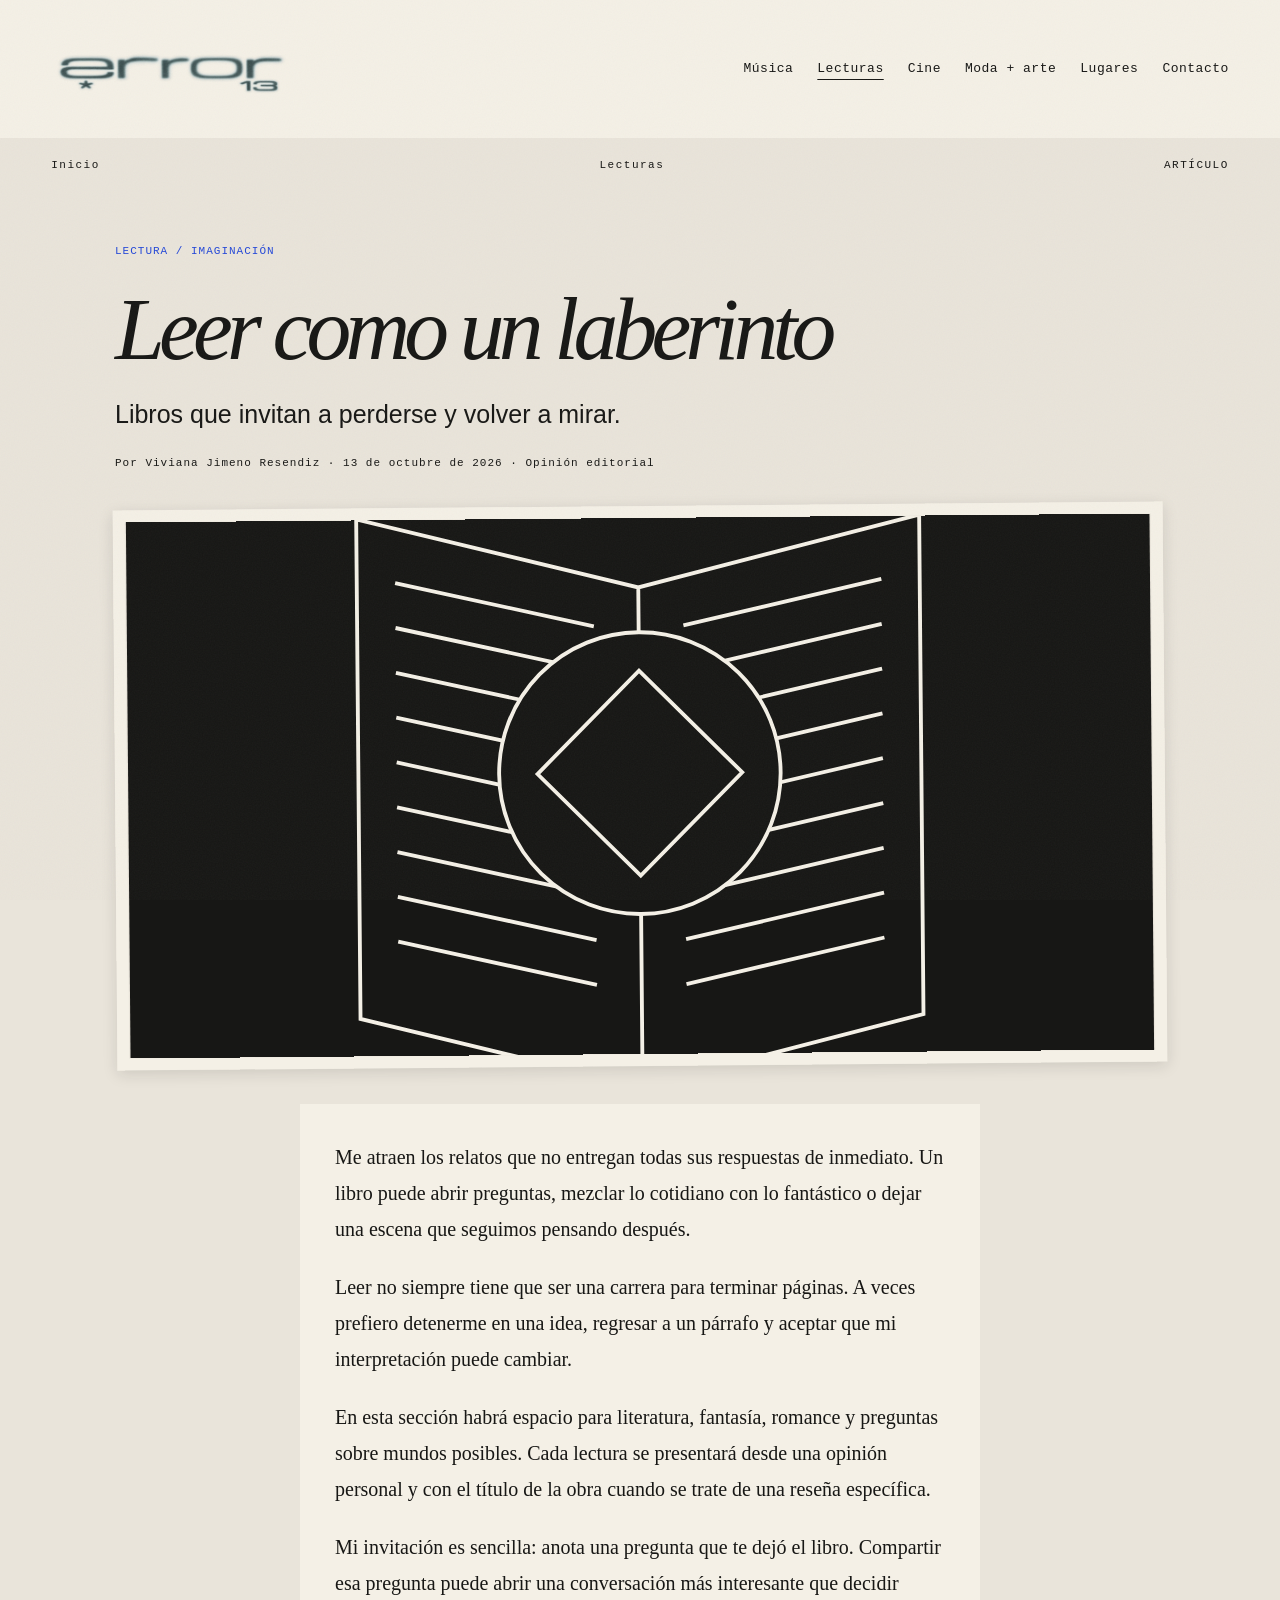
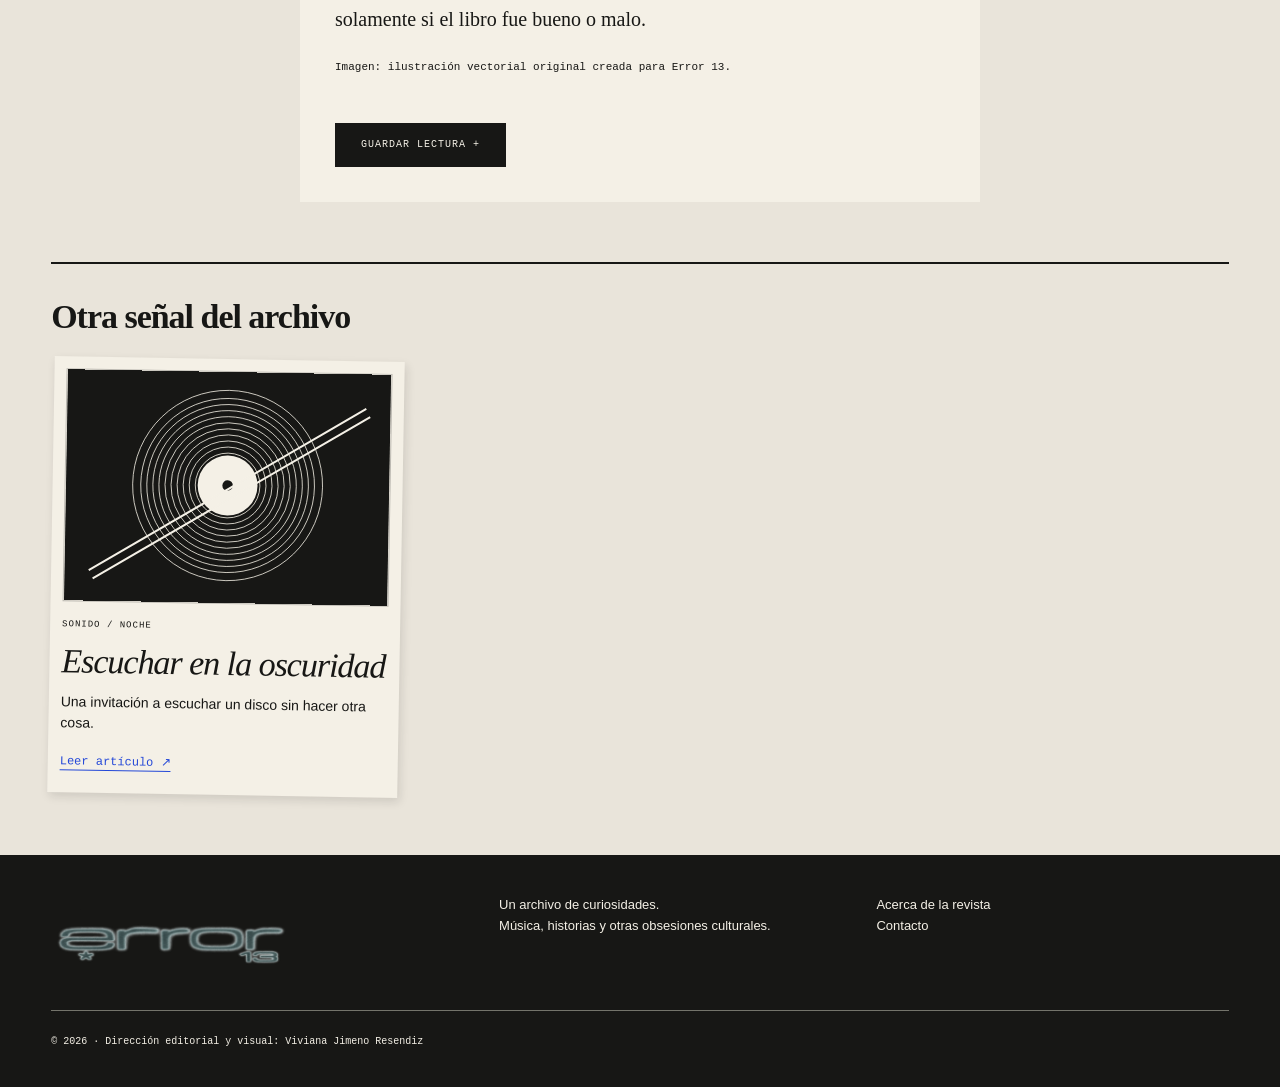
<file: articulo/leer-como-un-laberinto.html>
<!doctype html><html lang="es"><head><meta charset="utf-8"><meta name="viewport" content="width=device-width,initial-scale=1"><title>Leer como un laberinto | Error 13</title><meta name="description" content="Revista de música, lecturas, cine y cultura visual creada por Viviana Jimeno Resendiz."><link rel="icon" href="../img/logo-error13.png" type="image/png"><link rel="stylesheet" href="../css/style.css"></head><body><a class="skip" href="#main">Saltar al contenido</a><header><a class="brand" href="../index.html" aria-label="Error 13, inicio"><img src="../img/logo-error13.png" alt="Error 13" width="240" height="90"></a><button id="menu" aria-expanded="false" aria-controls="nav">Menú +</button><nav id="nav"><a href="../musica.html">Música</a><a href="../lecturas.html" aria-current="page">Lecturas</a><a href="../cine.html">Cine</a><a href="../moda-arte.html">Moda + arte</a><a href="../lugares.html">Lugares</a><a href="../contacto.html">Contacto</a></nav></header><main id="main"><div class="edition"><a href="../index.html">Inicio</a><a href="../lecturas.html">Lecturas</a><span>ARTÍCULO</span></div><article><div class="article-head"><p class="label">LECTURA / IMAGINACIÓN</p><h1>Leer como un laberinto</h1><p class="intro">Libros que invitan a perderse y volver a mirar.</p><p class="byline">Por Viviana Jimeno Resendiz · 13 de octubre de 2026 · Opinión editorial</p></div><img class="article-image" src="../img/lecturas.svg" alt="Ilustración conceptual para Leer como un laberinto"><div class="article-copy"><p>Me atraen los relatos que no entregan todas sus respuestas de inmediato. Un libro puede abrir preguntas, mezclar lo cotidiano con lo fantástico o dejar una escena que seguimos pensando después.</p><p>Leer no siempre tiene que ser una carrera para terminar páginas. A veces prefiero detenerme en una idea, regresar a un párrafo y aceptar que mi interpretación puede cambiar.</p><p>En esta sección habrá espacio para literatura, fantasía, romance y preguntas sobre mundos posibles. Cada lectura se presentará desde una opinión personal y con el título de la obra cuando se trate de una reseña específica.</p><p>Mi invitación es sencilla: anota una pregunta que te dejó el libro. Compartir esa pregunta puede abrir una conversación más interesante que decidir solamente si el libro fue bueno o malo.</p><p class="credit">Imagen: ilustración vectorial original creada para Error 13.</p><button class="button save" data-id="leer-como-un-laberinto" aria-pressed="false">Guardar lectura +</button><span class="save-status" aria-live="polite"></span></div></article><section class="related"><h2>Otra señal del archivo</h2><a class="card" href="escuchar-en-la-oscuridad.html"><img src="../img/musica.svg" alt="Ilustración editorial de música" loading="lazy"><span class="label">SONIDO / NOCHE</span><h2>Escuchar en la oscuridad</h2><p>Una invitación a escuchar un disco sin hacer otra cosa.</p><span class="read">Leer artículo ↗</span></a></section></main><footer><div class="foot-brand"><img src="../img/logo-error13.png" alt="Error 13" width="240" height="90"></div><p>Un archivo de curiosidades.<br>Música, historias y otras obsesiones culturales.</p><div><a href="../acerca.html">Acerca de la revista</a><br><a href="../contacto.html">Contacto</a></div><small>© 2026 · Dirección editorial y visual: Viviana Jimeno Resendiz</small></footer><script src="../js/script.js" defer></script></body></html>
</file>
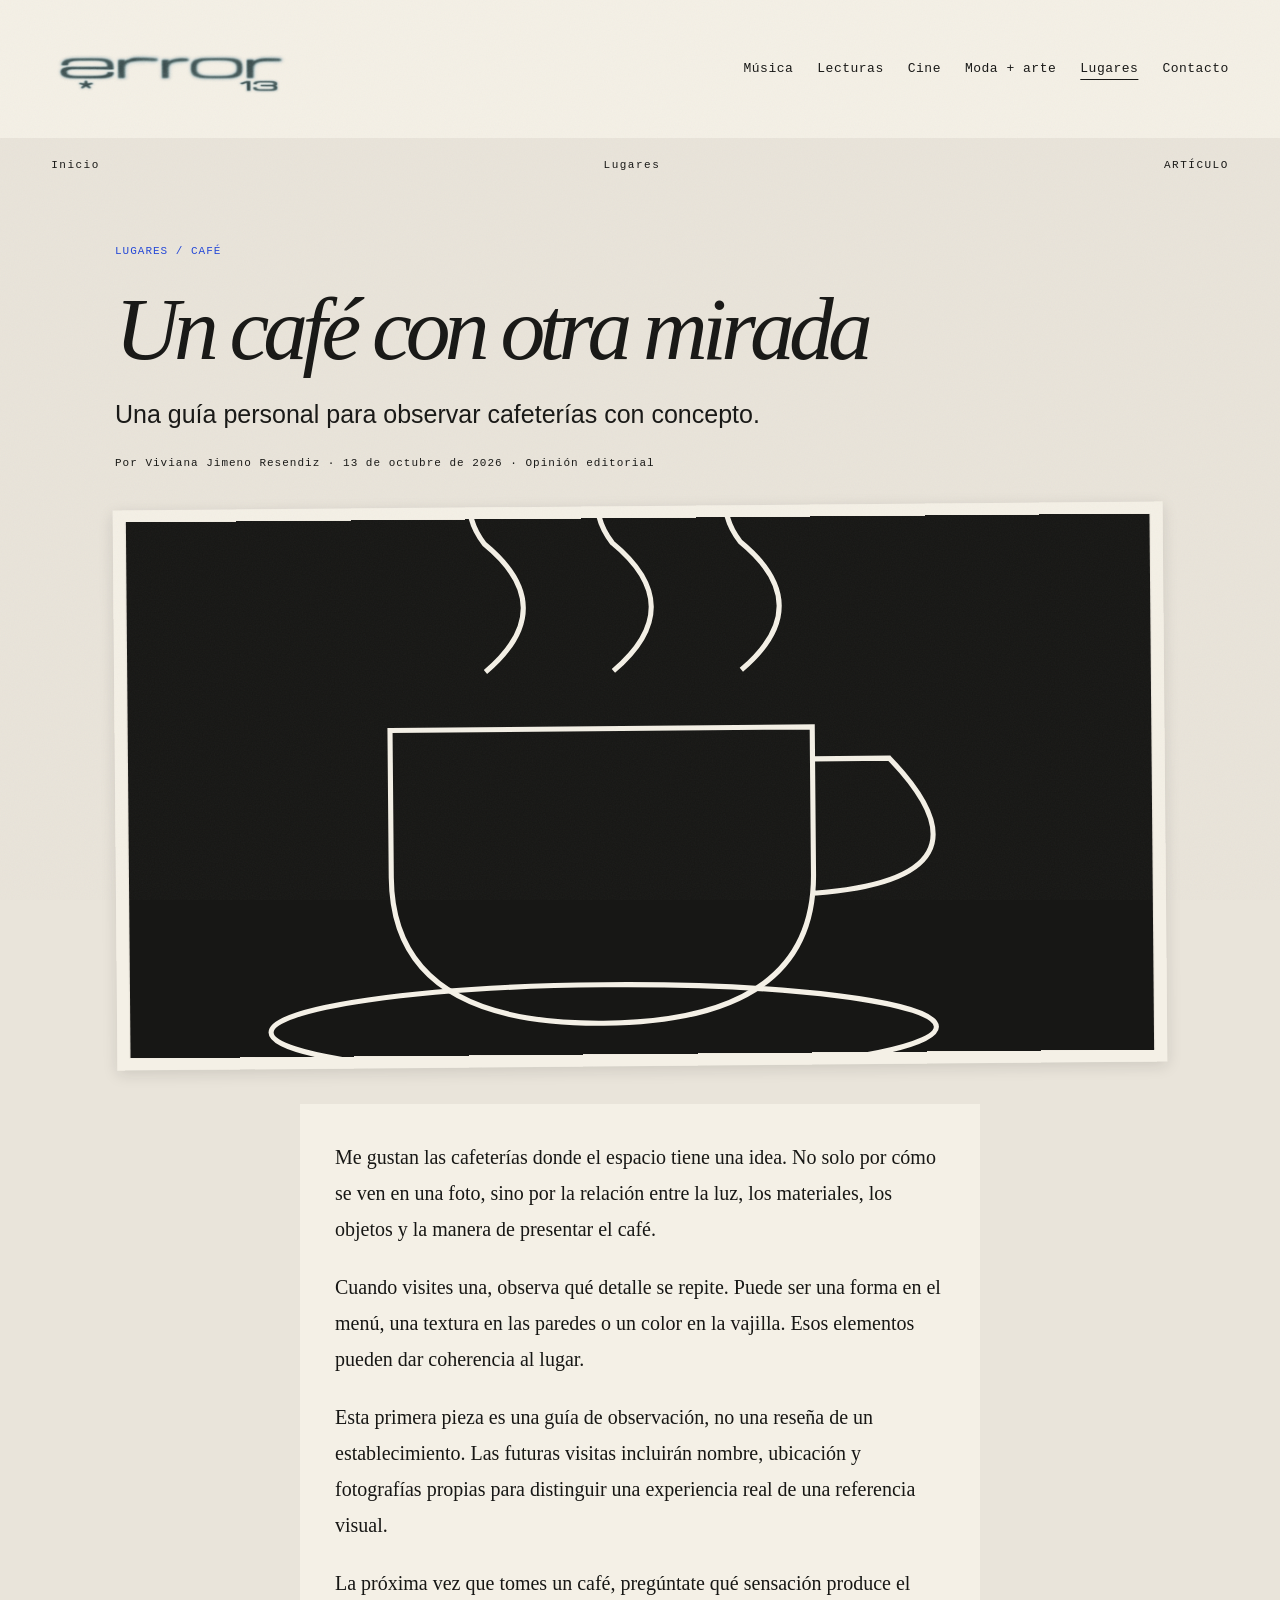
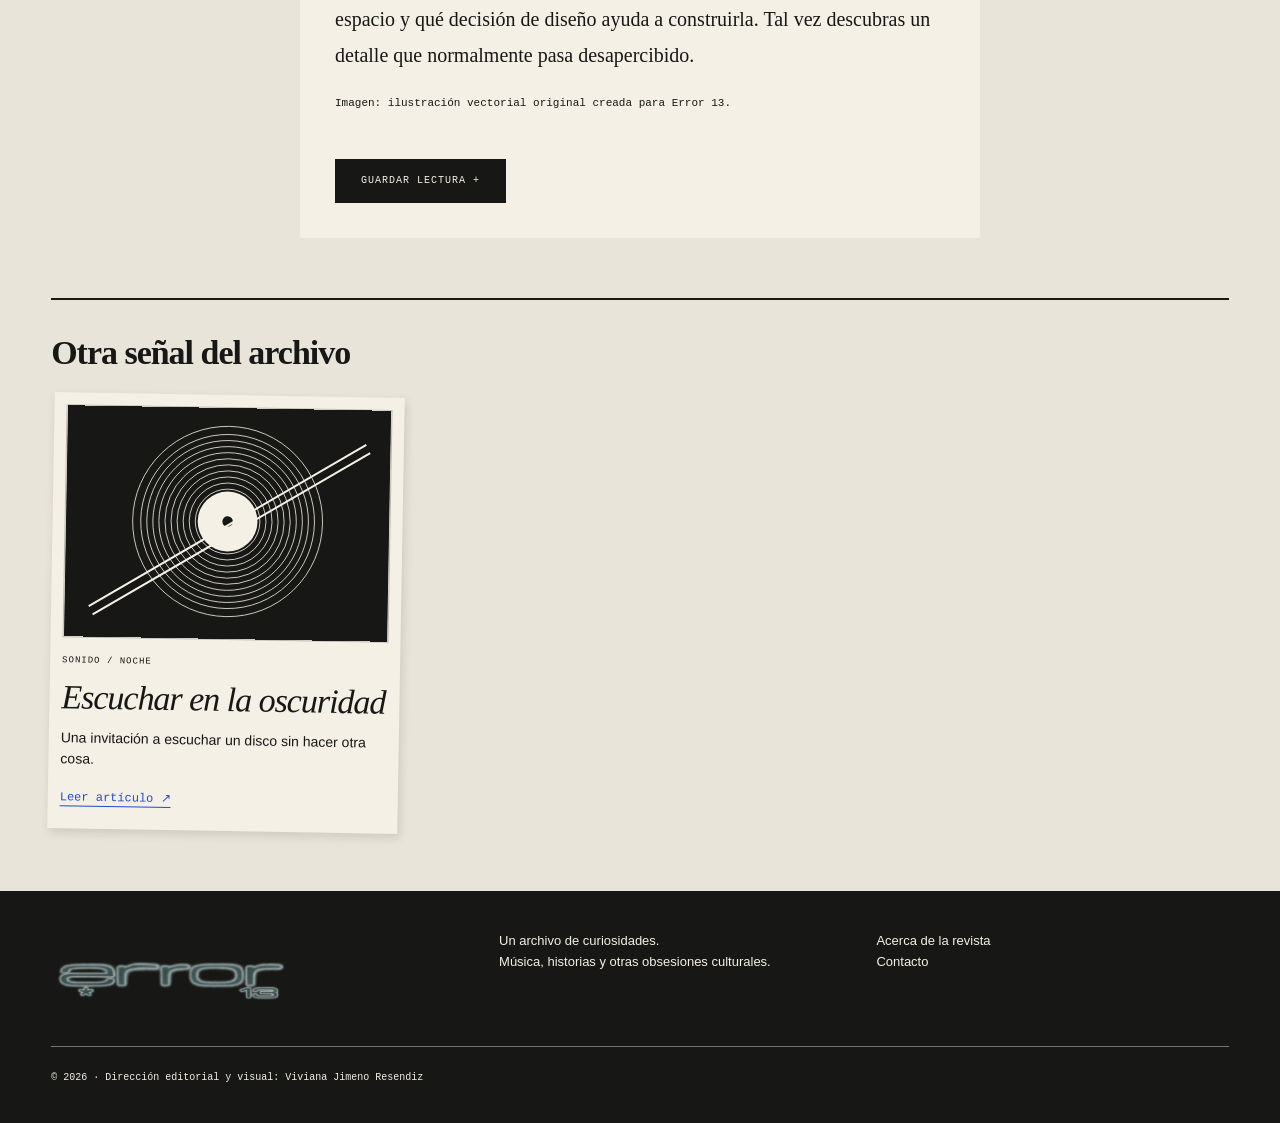
<file: articulo/un-cafe-con-otra-mirada.html>
<!doctype html><html lang="es"><head><meta charset="utf-8"><meta name="viewport" content="width=device-width,initial-scale=1"><title>Un café con otra mirada | Error 13</title><meta name="description" content="Revista de música, lecturas, cine y cultura visual creada por Viviana Jimeno Resendiz."><link rel="icon" href="../img/logo-error13.png" type="image/png"><link rel="stylesheet" href="../css/style.css"></head><body><a class="skip" href="#main">Saltar al contenido</a><header><a class="brand" href="../index.html" aria-label="Error 13, inicio"><img src="../img/logo-error13.png" alt="Error 13" width="240" height="90"></a><button id="menu" aria-expanded="false" aria-controls="nav">Menú +</button><nav id="nav"><a href="../musica.html">Música</a><a href="../lecturas.html">Lecturas</a><a href="../cine.html">Cine</a><a href="../moda-arte.html">Moda + arte</a><a href="../lugares.html" aria-current="page">Lugares</a><a href="../contacto.html">Contacto</a></nav></header><main id="main"><div class="edition"><a href="../index.html">Inicio</a><a href="../lugares.html">Lugares</a><span>ARTÍCULO</span></div><article><div class="article-head"><p class="label">LUGARES / CAFÉ</p><h1>Un café con otra mirada</h1><p class="intro">Una guía personal para observar cafeterías con concepto.</p><p class="byline">Por Viviana Jimeno Resendiz · 13 de octubre de 2026 · Opinión editorial</p></div><img class="article-image" src="../img/lugares.svg" alt="Ilustración conceptual para Un café con otra mirada"><div class="article-copy"><p>Me gustan las cafeterías donde el espacio tiene una idea. No solo por cómo se ven en una foto, sino por la relación entre la luz, los materiales, los objetos y la manera de presentar el café.</p><p>Cuando visites una, observa qué detalle se repite. Puede ser una forma en el menú, una textura en las paredes o un color en la vajilla. Esos elementos pueden dar coherencia al lugar.</p><p>Esta primera pieza es una guía de observación, no una reseña de un establecimiento. Las futuras visitas incluirán nombre, ubicación y fotografías propias para distinguir una experiencia real de una referencia visual.</p><p>La próxima vez que tomes un café, pregúntate qué sensación produce el espacio y qué decisión de diseño ayuda a construirla. Tal vez descubras un detalle que normalmente pasa desapercibido.</p><p class="credit">Imagen: ilustración vectorial original creada para Error 13.</p><button class="button save" data-id="un-cafe-con-otra-mirada" aria-pressed="false">Guardar lectura +</button><span class="save-status" aria-live="polite"></span></div></article><section class="related"><h2>Otra señal del archivo</h2><a class="card" href="escuchar-en-la-oscuridad.html"><img src="../img/musica.svg" alt="Ilustración editorial de música" loading="lazy"><span class="label">SONIDO / NOCHE</span><h2>Escuchar en la oscuridad</h2><p>Una invitación a escuchar un disco sin hacer otra cosa.</p><span class="read">Leer artículo ↗</span></a></section></main><footer><div class="foot-brand"><img src="../img/logo-error13.png" alt="Error 13" width="240" height="90"></div><p>Un archivo de curiosidades.<br>Música, historias y otras obsesiones culturales.</p><div><a href="../acerca.html">Acerca de la revista</a><br><a href="../contacto.html">Contacto</a></div><small>© 2026 · Dirección editorial y visual: Viviana Jimeno Resendiz</small></footer><script src="../js/script.js" defer></script></body></html>
</file>
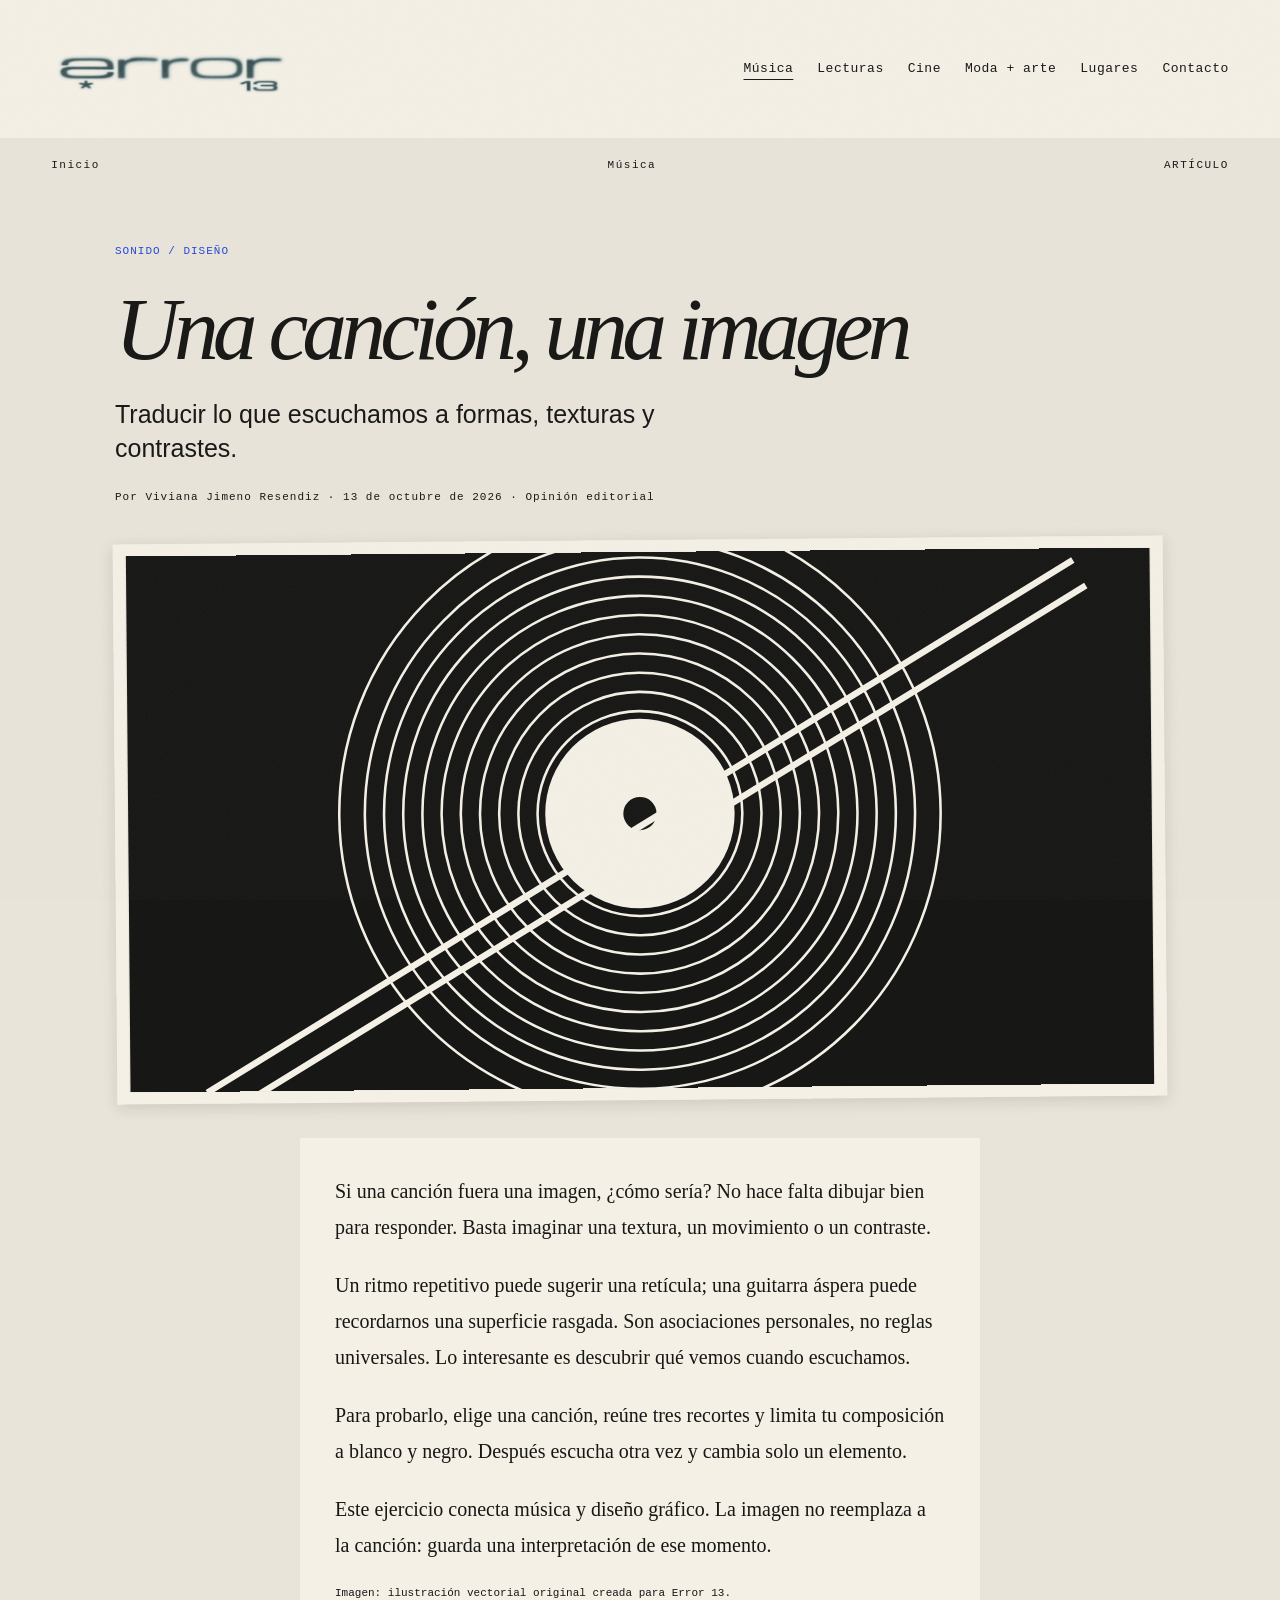
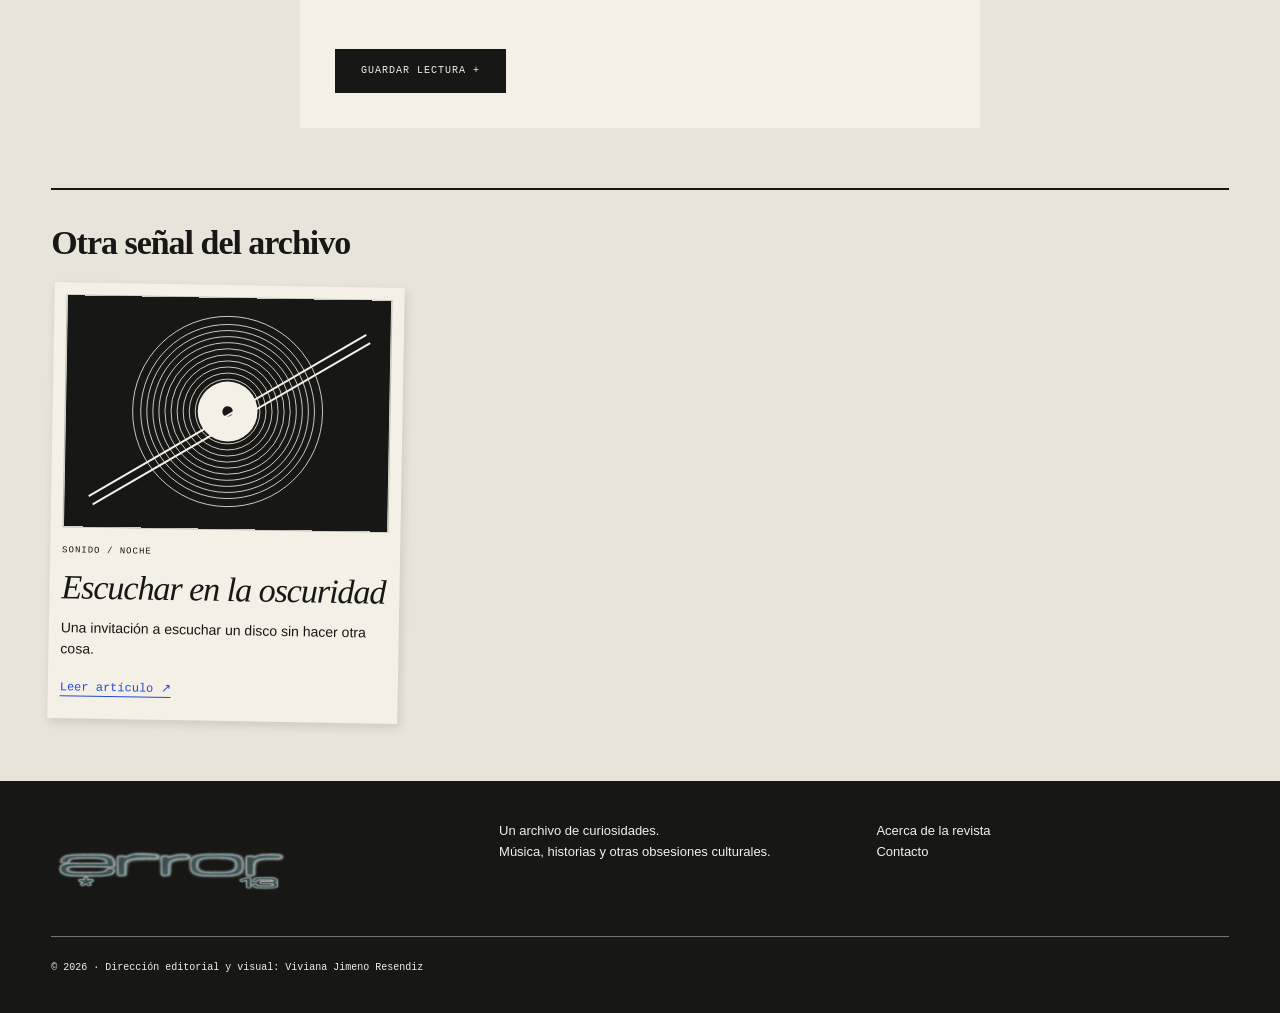
<file: articulo/una-cancion-una-imagen.html>
<!doctype html><html lang="es"><head><meta charset="utf-8"><meta name="viewport" content="width=device-width,initial-scale=1"><title>Una canción, una imagen | Error 13</title><meta name="description" content="Revista de música, lecturas, cine y cultura visual creada por Viviana Jimeno Resendiz."><link rel="icon" href="../img/logo-error13.png" type="image/png"><link rel="stylesheet" href="../css/style.css"></head><body><a class="skip" href="#main">Saltar al contenido</a><header><a class="brand" href="../index.html" aria-label="Error 13, inicio"><img src="../img/logo-error13.png" alt="Error 13" width="240" height="90"></a><button id="menu" aria-expanded="false" aria-controls="nav">Menú +</button><nav id="nav"><a href="../musica.html" aria-current="page">Música</a><a href="../lecturas.html">Lecturas</a><a href="../cine.html">Cine</a><a href="../moda-arte.html">Moda + arte</a><a href="../lugares.html">Lugares</a><a href="../contacto.html">Contacto</a></nav></header><main id="main"><div class="edition"><a href="../index.html">Inicio</a><a href="../musica.html">Música</a><span>ARTÍCULO</span></div><article><div class="article-head"><p class="label">SONIDO / DISEÑO</p><h1>Una canción, una imagen</h1><p class="intro">Traducir lo que escuchamos a formas, texturas y contrastes.</p><p class="byline">Por Viviana Jimeno Resendiz · 13 de octubre de 2026 · Opinión editorial</p></div><img class="article-image" src="../img/musica.svg" alt="Ilustración conceptual para Una canción, una imagen"><div class="article-copy"><p>Si una canción fuera una imagen, ¿cómo sería? No hace falta dibujar bien para responder. Basta imaginar una textura, un movimiento o un contraste.</p><p>Un ritmo repetitivo puede sugerir una retícula; una guitarra áspera puede recordarnos una superficie rasgada. Son asociaciones personales, no reglas universales. Lo interesante es descubrir qué vemos cuando escuchamos.</p><p>Para probarlo, elige una canción, reúne tres recortes y limita tu composición a blanco y negro. Después escucha otra vez y cambia solo un elemento.</p><p>Este ejercicio conecta música y diseño gráfico. La imagen no reemplaza a la canción: guarda una interpretación de ese momento.</p><p class="credit">Imagen: ilustración vectorial original creada para Error 13.</p><button class="button save" data-id="una-cancion-una-imagen" aria-pressed="false">Guardar lectura +</button><span class="save-status" aria-live="polite"></span></div></article><section class="related"><h2>Otra señal del archivo</h2><a class="card" href="escuchar-en-la-oscuridad.html"><img src="../img/musica.svg" alt="Ilustración editorial de música" loading="lazy"><span class="label">SONIDO / NOCHE</span><h2>Escuchar en la oscuridad</h2><p>Una invitación a escuchar un disco sin hacer otra cosa.</p><span class="read">Leer artículo ↗</span></a></section></main><footer><div class="foot-brand"><img src="../img/logo-error13.png" alt="Error 13" width="240" height="90"></div><p>Un archivo de curiosidades.<br>Música, historias y otras obsesiones culturales.</p><div><a href="../acerca.html">Acerca de la revista</a><br><a href="../contacto.html">Contacto</a></div><small>© 2026 · Dirección editorial y visual: Viviana Jimeno Resendiz</small></footer><script src="../js/script.js" defer></script></body></html>
</file>
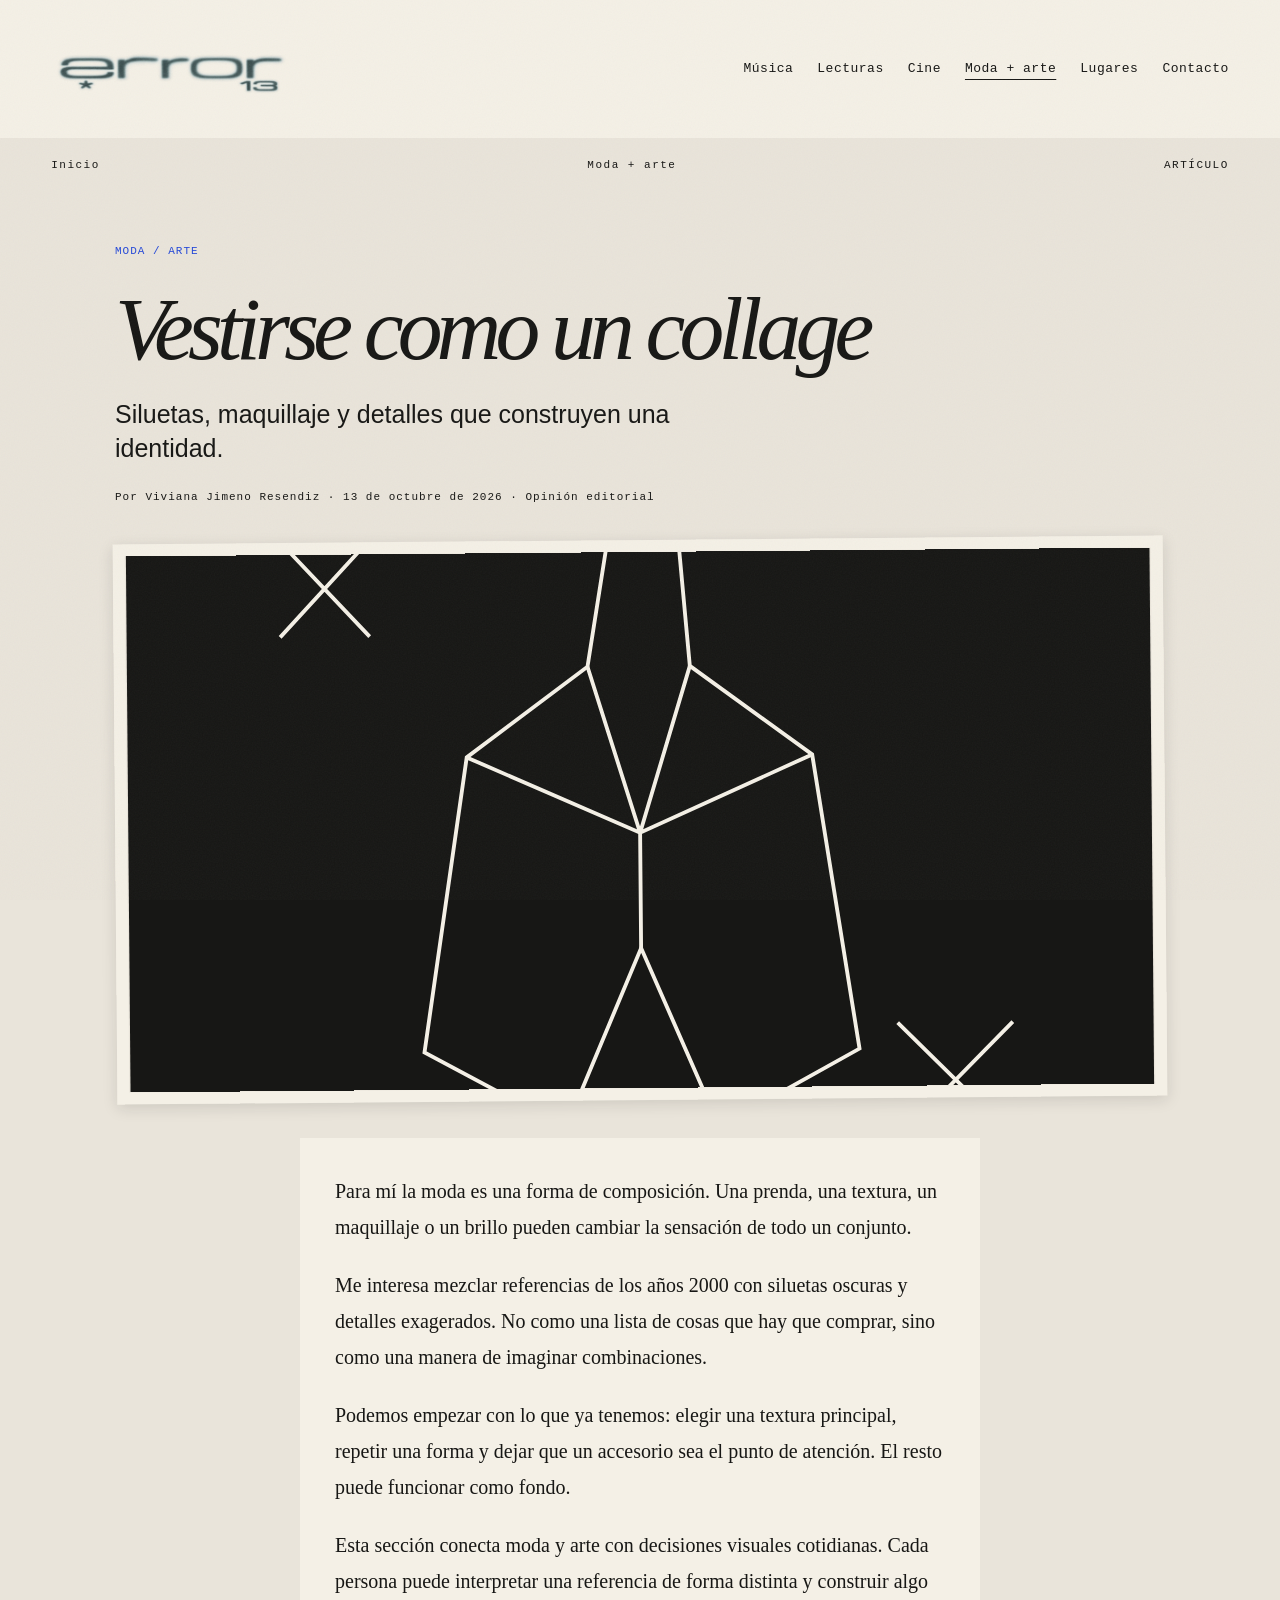
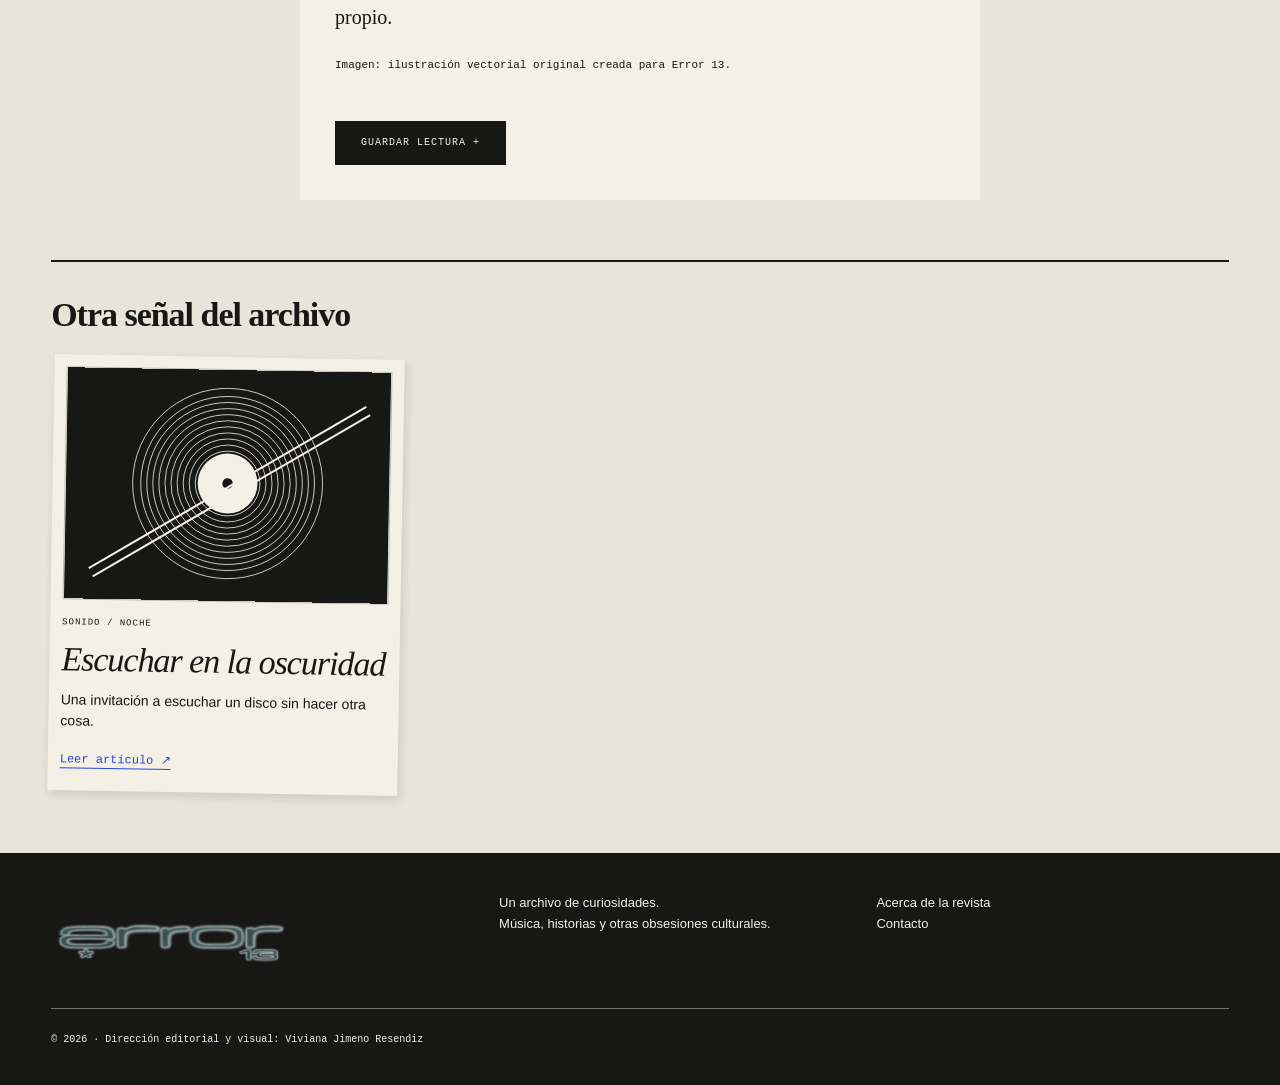
<file: articulo/vestirse-como-un-collage.html>
<!doctype html><html lang="es"><head><meta charset="utf-8"><meta name="viewport" content="width=device-width,initial-scale=1"><title>Vestirse como un collage | Error 13</title><meta name="description" content="Revista de música, lecturas, cine y cultura visual creada por Viviana Jimeno Resendiz."><link rel="icon" href="../img/logo-error13.png" type="image/png"><link rel="stylesheet" href="../css/style.css"></head><body><a class="skip" href="#main">Saltar al contenido</a><header><a class="brand" href="../index.html" aria-label="Error 13, inicio"><img src="../img/logo-error13.png" alt="Error 13" width="240" height="90"></a><button id="menu" aria-expanded="false" aria-controls="nav">Menú +</button><nav id="nav"><a href="../musica.html">Música</a><a href="../lecturas.html">Lecturas</a><a href="../cine.html">Cine</a><a href="../moda-arte.html" aria-current="page">Moda + arte</a><a href="../lugares.html">Lugares</a><a href="../contacto.html">Contacto</a></nav></header><main id="main"><div class="edition"><a href="../index.html">Inicio</a><a href="../moda-arte.html">Moda + arte</a><span>ARTÍCULO</span></div><article><div class="article-head"><p class="label">MODA / ARTE</p><h1>Vestirse como un collage</h1><p class="intro">Siluetas, maquillaje y detalles que construyen una identidad.</p><p class="byline">Por Viviana Jimeno Resendiz · 13 de octubre de 2026 · Opinión editorial</p></div><img class="article-image" src="../img/moda.svg" alt="Ilustración conceptual para Vestirse como un collage"><div class="article-copy"><p>Para mí la moda es una forma de composición. Una prenda, una textura, un maquillaje o un brillo pueden cambiar la sensación de todo un conjunto.</p><p>Me interesa mezclar referencias de los años 2000 con siluetas oscuras y detalles exagerados. No como una lista de cosas que hay que comprar, sino como una manera de imaginar combinaciones.</p><p>Podemos empezar con lo que ya tenemos: elegir una textura principal, repetir una forma y dejar que un accesorio sea el punto de atención. El resto puede funcionar como fondo.</p><p>Esta sección conecta moda y arte con decisiones visuales cotidianas. Cada persona puede interpretar una referencia de forma distinta y construir algo propio.</p><p class="credit">Imagen: ilustración vectorial original creada para Error 13.</p><button class="button save" data-id="vestirse-como-un-collage" aria-pressed="false">Guardar lectura +</button><span class="save-status" aria-live="polite"></span></div></article><section class="related"><h2>Otra señal del archivo</h2><a class="card" href="escuchar-en-la-oscuridad.html"><img src="../img/musica.svg" alt="Ilustración editorial de música" loading="lazy"><span class="label">SONIDO / NOCHE</span><h2>Escuchar en la oscuridad</h2><p>Una invitación a escuchar un disco sin hacer otra cosa.</p><span class="read">Leer artículo ↗</span></a></section></main><footer><div class="foot-brand"><img src="../img/logo-error13.png" alt="Error 13" width="240" height="90"></div><p>Un archivo de curiosidades.<br>Música, historias y otras obsesiones culturales.</p><div><a href="../acerca.html">Acerca de la revista</a><br><a href="../contacto.html">Contacto</a></div><small>© 2026 · Dirección editorial y visual: Viviana Jimeno Resendiz</small></footer><script src="../js/script.js" defer></script></body></html>
</file>
<file: css/style.css>
*{box-sizing:border-box} :root{--paper:#f4f0e6;--ink:#171715;--gray:#d7d1c5}body{margin:0;background:var(--paper);color:var(--ink);font:16px/1.6 Arial,Helvetica,sans-serif}a{color:inherit;text-decoration:none}a:hover{text-decoration:underline}button,input,textarea,select{font:inherit}button,a,input,textarea,select{outline-offset:5px}button{cursor:pointer}img{max-width:100%;display:block}header{display:flex;align-items:center;justify-content:space-between;padding:24px 4vw;border-bottom:2px solid var(--ink);gap:25px}header .brand{font-family:Georgia,serif;font-size:35px;font-weight:900;white-space:nowrap;letter-spacing:-2px}.brand b{font-family:monospace;background:var(--ink);color:var(--paper);padding:2px 7px;letter-spacing:-3px}nav{display:flex;gap:24px;font-size:13px;font-weight:bold}nav a[aria-current]{text-decoration:underline;text-underline-offset:7px}#menu{display:none;background:none;border:1px solid;padding:6px 13px}main{padding:0 4vw}h1,h2,h3,p,figure{margin:0}h1,h2{line-height:1.03}h1{font-family:Georgia,serif;font-weight:900;letter-spacing:-.065em}h2{font-family:Georgia,serif;letter-spacing:-.03em}.edition{display:flex;justify-content:space-between;gap:15px;padding:14px 0;border-bottom:1px solid;font:11px/1.4 monospace;letter-spacing:1.5px}.label,.byline,figcaption{font:11px/1.5 monospace;letter-spacing:1px}.label{display:block}.hero{display:grid;grid-template-columns:1.07fr 1fr;gap:4vw;padding:48px 0 58px;align-items:center;border-bottom:2px solid}.hero h1{font:900 clamp(100px,14vw,205px)/.8 Georgia,serif;letter-spacing:-.075em;margin:27px 0 28px}.hero h1 span{font-family:monospace;letter-spacing:-.12em}.intro{font-size:clamp(18px,2vw,25px);line-height:1.35;max-width:660px}.hero figure{transform:rotate(-2deg);background:var(--ink);color:var(--paper);padding:14px}.hero figure img{width:100%;object-fit:cover}.hero figcaption{padding:14px 10px 2px}.button{display:inline-block;background:var(--ink);color:var(--paper);border:2px solid var(--ink);padding:13px 24px;margin-top:24px;text-transform:uppercase;font:12px/1.4 monospace;letter-spacing:1px}.button:hover{background:var(--paper);color:var(--ink);text-decoration:none}.manifest{display:grid;grid-template-columns:.5fr 1.5fr 1fr;gap:35px;padding:60px 0;border-bottom:1px solid}.manifest h2{font-size:36px}.manifest p{font-size:15px}.archive{padding:55px 0}.section-title{display:flex;justify-content:space-between;align-items:end;border-bottom:2px solid;padding-bottom:22px;margin-bottom:30px}.section-title h2{font-size:48px}.section-title span{font:11px monospace}.cards{display:grid;grid-template-columns:repeat(3,1fr);gap:40px 25px}.card{display:block;border-bottom:1px solid;padding-bottom:22px}.card:hover{text-decoration:none}.card img{aspect-ratio:1.38;object-fit:cover;transition:filter .2s}.card:hover img{filter:invert(1)}.card .label{margin:17px 0 12px}.card h2{font-size:30px}.card p{font-size:14px;margin:13px 0;line-height:1.5}.read{font:12px monospace;text-decoration:underline;text-underline-offset:5px}.moods{background:var(--ink);color:var(--paper);padding:48px;margin-bottom:55px}.moods h2{font-size:50px;margin:20px 0 30px}.moods>div{display:flex;gap:25px;flex-wrap:wrap}.moods a{border:1px solid;padding:12px 17px;font:13px monospace}.page-head{padding:55px 0 50px;border-bottom:2px solid}.page-head h1{font-size:clamp(65px,10vw,140px);margin:22px 0}.page-head>p:last-child{font-size:20px;max-width:660px}.two-col{display:grid;grid-template-columns:1fr 1fr;gap:80px;padding:55px 0 80px}.two-col h2{font-size:35px;margin-bottom:25px}.two-col p{margin-bottom:20px}.email{font-family:monospace;font-size:20px;text-decoration:underline;overflow-wrap:anywhere}.contact label{display:block;font:12px monospace;margin-bottom:7px}.contact input,.contact select,.contact textarea{width:100%;border:1px solid var(--ink);background:transparent;padding:12px;margin-bottom:20px;border-radius:0;color:var(--ink)}.small{font-size:12px;margin-top:20px!important;max-width:470px}article{max-width:1050px;margin:0 auto}.article-head{padding:50px 0 35px}.article-head h1{font-size:clamp(55px,7vw,100px);margin:23px 0}.byline{margin-top:23px}.article-image{width:100%;max-height:560px;object-fit:cover}.article-copy{max-width:680px;margin:38px auto 60px}.article-copy>p{font:19px/1.8 Georgia,serif;margin-bottom:22px}.article-copy .credit{font:11px/1.6 monospace}.save-status{font-size:12px}.related{border-top:2px solid;padding:35px 0 60px}.related>h2{font-size:34px;margin-bottom:25px}.related .card{max-width:350px}footer{background:var(--ink);color:var(--paper);display:grid;grid-template-columns:1.2fr 1fr 1fr;gap:25px;padding:40px 4vw;font-size:13px}footer .foot-brand{font:900 40px Georgia,serif}footer small{grid-column:1/-1;padding-top:25px;border-top:1px solid #74746b;font:10px monospace}.skip{position:absolute;top:-100px;left:20px;background:var(--ink);color:var(--paper);padding:12px;z-index:10}.skip:focus{top:10px}@media(max-width:1050px){nav{gap:14px;font-size:12px}.manifest{grid-template-columns:1fr 2fr}.manifest>p{grid-column:2}.cards{grid-template-columns:repeat(2,1fr)}}@media(max-width:750px){header{flex-wrap:wrap;padding:18px 5vw}header .brand{font-size:29px}#menu{display:block}nav{display:none;width:100%;flex-direction:column;gap:0}nav.open{display:flex}nav a{padding:13px 0;border-top:1px solid}main{padding:0 5vw}.edition{font-size:9px;letter-spacing:0}.hero{grid-template-columns:1fr;padding:35px 0;gap:35px}.hero h1{font-size:clamp(100px,27vw,180px)}.hero figure{transform:none}.manifest{grid-template-columns:1fr;padding:35px 0;gap:18px}.manifest>p{grid-column:auto}.manifest h2{font-size:32px}.cards{grid-template-columns:1fr;gap:28px}.section-title{align-items:start;gap:15px}.section-title h2{font-size:37px}.section-title span{font-size:9px;max-width:95px}.archive{padding:35px 0}.moods{padding:28px 22px;margin-bottom:35px}.moods h2{font-size:39px}.moods>div{flex-direction:column;gap:12px}.page-head{padding:38px 0}.page-head h1{font-size:70px}.two-col{grid-template-columns:1fr;gap:35px;padding:35px 0}.article-head{padding-top:35px}.article-head h1{font-size:56px}.article-copy>p{font-size:18px}.article-image{max-height:350px}footer{grid-template-columns:1fr;padding:35px 5vw;gap:20px}footer small{grid-column:auto}}@media(prefers-reduced-motion:reduce){*{transition:none!important;scroll-behavior:auto!important}}


/* Identidad visual de Error 13: collage, textura y logo. */
@font-face{font-family:Ballet;src:url('../webfonts/ballet.ttf') format('truetype');font-display:swap} .hero h1{font-family:Ballet,Georgia,serif!important;font-style:normal!important;line-height:.95!important;font-size:clamp(130px,17vw,240px)!important} .hero h1 span{font-family:Georgia,serif!important;font-size:.62em!important} header .brand{font-family:Ballet,Georgia,serif!important;font-size:43px!important;line-height:1.3!important}
/* Dirección visual: archivo personal, collage y grunge romántico. */
:root{--blue:#2448d8}body{background:#e9e4da}body:before{content:'';position:fixed;inset:0;z-index:3;pointer-events:none;opacity:.055;background-image:url("data:image/svg+xml,%3Csvg xmlns='http://www.w3.org/2000/svg' width='180' height='180'%3E%3Cfilter id='n'%3E%3CfeTurbulence type='fractalNoise' baseFrequency='.76' numOctaves='3' stitchTiles='stitch'/%3E%3C/filter%3E%3Crect width='100%25' height='100%25' opacity='.7' filter='url(%23n)'/%3E%3C/svg%3E")}header{background:var(--ink);color:var(--paper);border-bottom:0}.brand{font-style:italic!important;font-weight:400!important;font-size:42px!important;letter-spacing:-3px!important}.brand b{background:var(--paper);color:var(--ink);font-style:normal;font-size:29px;display:inline-block;transform:rotate(-7deg);margin-left:4px;padding:0 9px}nav{font-weight:400;font-family:monospace;letter-spacing:.5px}.edition{border-bottom:0;padding:20px 0}.hero{background:var(--ink);color:var(--paper);margin:0 -4vw;padding:45px 6vw 58px;position:relative;gap:0;grid-template-columns:1fr 1.2fr;overflow:hidden}.hero h1{font-style:italic;font-weight:400;font-size:clamp(110px,15vw,210px);letter-spacing:-.07em;position:relative;z-index:1;margin:30px 0 48px;text-shadow:1px 0 var(--paper)}.hero h1 span{font-family:Georgia,serif;font-size:.85em;font-style:normal;display:inline-block;background:var(--paper);color:var(--ink);padding:0 23px;transform:rotate(-8deg);margin:22px 0 0 70px;box-shadow:4px 4px 0 var(--blue);letter-spacing:-.08em;line-height:.9}.hero .label{color:var(--paper);font-size:10px;letter-spacing:2px}.hero figure{padding:0;transform:rotate(3deg);background:none;position:relative;margin-left:-10px}.hero figure img{aspect-ratio:1.18;object-fit:cover;filter:contrast(1.05);box-shadow:0 10px 20px #0009}.hero figure:before{content:'';position:absolute;left:35%;top:-13px;z-index:1;width:125px;height:34px;background:#d8d2bfaa;transform:rotate(-12deg)}.hero figcaption{font-family:Georgia,serif;font-style:italic;font-size:15px;letter-spacing:0;transform:rotate(-3deg);text-align:right;padding:20px 0}.hero .intro{font-family:Georgia,serif;font-style:italic;font-size:26px;max-width:330px}.hero .button{color:var(--ink);background:var(--paper);border-color:var(--paper);transform:rotate(-2deg);font-size:11px}.hero .button:hover{background:var(--blue);color:#fff;border-color:var(--blue)}.manifest{padding:60px 15px;border-bottom:1px solid #17171560}.manifest h2{font-style:italic;font-weight:400;font-size:42px}.manifest>.label{color:var(--blue);font-size:12px;transform:rotate(-5deg)}.section-title{border-bottom:1px solid}.section-title h2{font-size:65px;font-style:italic;font-weight:400}.cards{gap:45px 30px}.card{background:var(--paper);padding:12px 12px 20px;border:none;box-shadow:2px 4px 10px #17171520;position:relative}.cards .card:nth-child(3n+1){transform:rotate(-1.2deg)}.cards .card:nth-child(3n+2){transform:rotate(1deg)}.card img{aspect-ratio:1.4;border:1px solid #17171540}.card h2{font-style:italic;font-weight:400;font-size:34px}.card .label{font-size:9px;letter-spacing:1px}.card:hover img{filter:none}.card:hover{box-shadow:4px 6px 0 #2448d830}.card .read{color:var(--blue)}.moods{position:relative;background:var(--ink);transform:rotate(-.4deg);padding:48px}.moods:after{content:'✦';position:absolute;right:40px;top:20px;color:var(--paper);font-size:110px;line-height:1}.moods h2{font-style:italic;font-weight:400;font-size:64px;max-width:80%}.moods a{background:var(--paper);color:var(--ink);transform:rotate(-2deg);border:0}.moods a:nth-child(2){transform:rotate(2deg)}.moods a:hover{background:var(--blue);color:white}.page-head h1,.article-head h1{font-weight:400;font-style:italic}.page-head{border-bottom:1px solid}.page-head>.label,.article-head>.label{color:var(--blue)}.article-image{border:12px solid var(--paper);box-shadow:0 4px 15px #17171520;transform:rotate(-.5deg)}.article-copy{background:var(--paper);padding:35px}.article-copy p{font-size:20px}.article-copy .button{font-size:10px}.related .card{transform:rotate(1deg)}footer .foot-brand{font-style:italic;font-weight:400;font-size:45px}.two-col h2{font-style:italic;font-weight:400}.email{color:var(--blue)}.contact form{background:var(--paper);padding:28px;transform:rotate(.4deg)}@media(max-width:750px){.hero{margin:0 -5vw;padding:35px 5vw;grid-template-columns:1fr}.hero h1{font-size:115px;margin:25px 0 35px}.hero h1 span{margin-left:25px}.hero figure{margin:18px 8px 0;transform:rotate(2deg)}.hero .intro{font-size:23px}.manifest h2{font-size:35px}.section-title h2{font-size:46px}.cards{padding:0 5px}.moods{padding:30px 25px}.moods h2{font-size:42px}.moods:after{font-size:65px;right:15px;top:23px}.article-copy{padding:23px}.contact form{padding:20px}.page-head h1{font-size:67px}}

header{background:var(--paper);color:var(--ink)}header .brand{width:240px;flex-shrink:0}header .brand img{width:100%;height:auto} .hero h1{margin:30px 0!important;line-height:1!important} .hero-logo{width:100%;height:auto;max-width:650px;display:block}footer .foot-brand img{height:auto} @media(max-width:750px){header .brand{width:170px}.hero-logo{width:100%}}

.hero figure img{aspect-ratio:auto;object-fit:contain;max-height:600px;width:100%;background:#fff} .hero figure{max-width:500px;justify-self:center;margin-left:0} .hero figcaption{color:var(--paper)}

.hero figure img{background:#000;max-height:600px;aspect-ratio:auto;object-fit:contain}.hero figure{background:#000}
</file>
